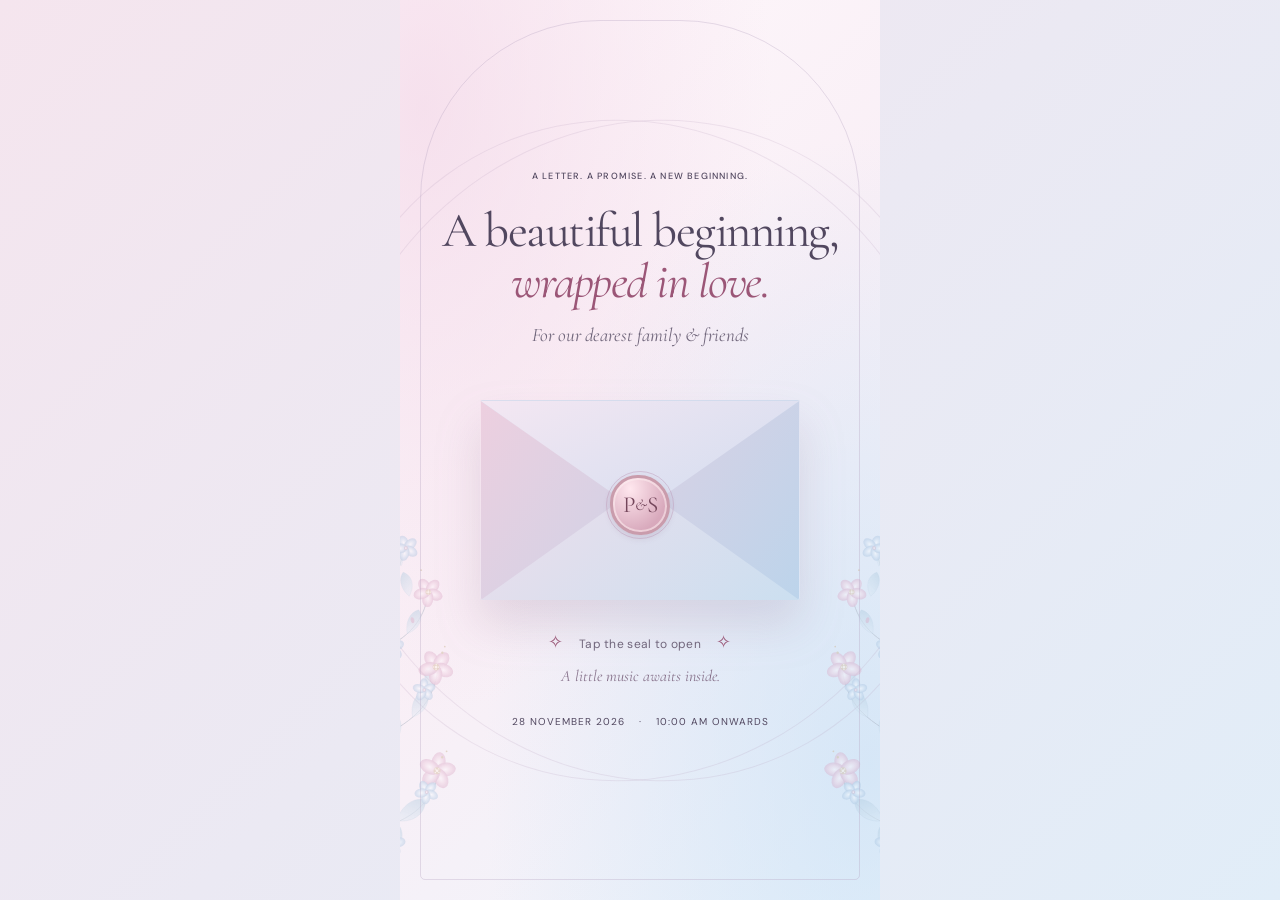
<file: index.html>
<!doctype html>
<html lang="en">
<head>
  <meta charset="utf-8"/>
  <meta name="viewport" content="width=device-width, initial-scale=1, viewport-fit=cover"/>
  <meta name="theme-color" content="#f7e9f1"/>
  <meta name="description" content="Together with our families, join us for the engagement of Piyush Kaushik and Samridhi Sharma. 28 November 2026, 10:00 AM onwards · The Cove, Panchkula."/>
  <meta property="og:title" content="Piyush & Samridhi | A beautiful beginning"/>
  <meta property="og:description" content="You're invited! 28 November 2026 · 10:00 AM onwards · The Cove, Sector 5, Panchkula."/>
  <meta property="og:type" content="website"/>
  <title>Piyush &amp; Samridhi · You're invited</title>
  <link rel="icon" type="image/svg+xml" href="assets/monogram.svg"/>
  <link rel="stylesheet" href="experience.css?v=illustrated-7"/>
  <link rel="stylesheet" href="mobile.css?v=illustrated-7"/>
  <link rel="stylesheet" href="storybook.css?v=nav-focus-7"/>
  <script>document.documentElement.classList.add('js');document.documentElement.dataset.motion='on';</script>
  <script src="experience.js?v=nav-focus-7" defer></script>
</head>
<body>
  <a class="skip-link" href="#celebration" data-chapter="3">Skip to ceremony details</a>

  <section class="envelope-screen" id="envelope-screen" aria-labelledby="envelope-title">
    <div class="envelope-orbit orbit-one" aria-hidden="true"></div>
    <div class="envelope-orbit orbit-two" aria-hidden="true"></div>
    <img class="envelope-bouquet bouquet-left" src="assets/blossom-spray.svg" alt="" width="260" height="640"/>
    <img class="envelope-bouquet bouquet-right" src="assets/blossom-spray.svg" alt="" width="260" height="640"/>
    <div class="envelope-petals" aria-hidden="true"><span></span><span></span><span></span><span></span><span></span><span></span></div>
    <div class="reveal-glow" aria-hidden="true"></div>
    <p class="eyebrow">A letter. A promise. A new beginning.</p>
    <h1 id="envelope-title">A beautiful beginning,<br/><em>wrapped in love.</em></h1>
    <p class="guest-line" id="guest-line">For our dearest family &amp; friends</p>
    <button class="envelope" id="open-envelope" aria-label="Open Piyush and Samridhi's engagement invitation">
      <span class="envelope-paper" aria-hidden="true">
        <span class="paper-topline">A LITTLE NOTE FROM OUR HEARTS</span>
        <span class="paper-portrait"><img src="assets/piyush-illustration.svg" alt="" width="200" height="500"/><img src="assets/samridhi-illustration.svg" alt="" width="200" height="500"/></span>
        <span class="paper-names">Piyush <i>&amp;</i> Samridhi</span>
        <span class="paper-promise">Some beginnings are meant to be shared.</span>
        <span class="paper-date">28 NOVEMBER 2026 · 10:00 AM ONWARDS</span>
      </span>
      <span class="envelope-back" aria-hidden="true"></span>
      <span class="envelope-front" aria-hidden="true"></span>
      <span class="envelope-flap" aria-hidden="true"></span>
      <span class="wax-seal" aria-hidden="true">P<span>&amp;</span>S</span>
    </button>
    <p class="open-hint"><span aria-hidden="true">✧</span> Tap the seal to open <span aria-hidden="true">✧</span></p>
    <p class="music-note">A little music awaits inside.</p>
    <p class="envelope-date">28 NOVEMBER 2026 <span>·</span> 10:00 AM ONWARDS</p>
    <div class="opening-sparkles" aria-hidden="true"><span>✧</span><span>✦</span><span>✧</span><span>✦</span><span>✧</span><span>✧</span></div>
  </section>

  <main class="invitation" id="invitation">
    <div class="story" id="story">
      <div class="story-scroll" id="story-scroll" tabindex="0" role="region" aria-label="Engagement invitation. Swipe up for the next chapter, or use the chapter buttons.">
      <div class="story-track">
      <div class="story-stage" id="story-stage">
        <div class="world" aria-hidden="true">
          <div class="world-glow"></div>
          <div class="world-halo halo-one"></div><div class="world-halo halo-two"></div>
          <div class="world-garden"></div>
          <img class="world-branch branch-left" src="assets/blossom-spray.svg" alt="" width="260" height="640"/>
          <img class="world-branch branch-right" src="assets/blossom-spray.svg" alt="" width="260" height="640"/>
          <div class="butterflies">
            <svg class="butterfly butterfly-one" viewBox="0 0 80 60"><g class="wing wing-left"><path d="M40 29C9-12-9 9 7 28c-14 14 8 34 33 4" fill="#c79ab8"/><path d="M36 28 12 12m25 20L15 42" stroke="#fff9fc" stroke-width="1.2"/></g><g class="wing wing-right"><path d="M40 29C71-12 89 9 73 28c14 14-8 34-33 4" fill="#93b7d4"/><path d="m44 28 24-16M43 32l22 10" stroke="#fff9fc" stroke-width="1.2"/></g><path d="M40 21v20m0-18-6-6m6 6 6-6" stroke="#86728e" stroke-width="2" fill="none"/></svg>
            <svg class="butterfly butterfly-two" viewBox="0 0 80 60"><g class="wing wing-left"><path d="M40 29C9-12-9 9 7 28c-14 14 8 34 33 4" fill="#b1cbe0"/><path d="M36 28 12 12m25 20L15 42" stroke="#fff9fc" stroke-width="1.2"/></g><g class="wing wing-right"><path d="M40 29C71-12 89 9 73 28c14 14-8 34-33 4" fill="#d6aec8"/><path d="m44 28 24-16M43 32l22 10" stroke="#fff9fc" stroke-width="1.2"/></g><path d="M40 21v20m0-18-6-6m6 6 6-6" stroke="#86728e" stroke-width="2" fill="none"/></svg>
          </div>
          <div class="floating-petals"><span></span><span></span><span></span><span></span><span></span><span></span><span></span><span></span></div>
        </div>
        <header class="site-header">
          <a class="wordmark" href="#home" data-chapter="0" aria-label="Back to the beginning">P<i>&amp;</i>S</a>
          <span class="header-date">28 · 11 · 2026</span>
          <button class="header-details" data-chapter="3">When &amp; where <span aria-hidden="true">↗</span></button>
        </header>

        <div class="scene-stack">
          <section class="scene is-active" id="home" data-scene aria-labelledby="couple-names">
            <div class="scene-content couple-content">
              <p class="eyebrow scene-kicker">01 / The beginning of forever</p>
              <p class="intro-line">Together with our families, we invite you to our engagement</p>
              <div class="interlocking-rings" aria-hidden="true"><span></span><span></span><i>✦</i></div>
              <h1 class="couple-names" id="couple-names" tabindex="-1"><span>Piyush</span><i>&amp;</i><span>Samridhi</span></h1>
              <p class="script-line">A promise of forever.</p>
              <p class="date-line"><span>Saturday, 28 November 2026</span><span>10:00 AM onwards · Panchkula</span></p>
              <button class="continue-button" data-chapter="1">Let the story unfold <span aria-hidden="true">↓</span></button>
            </div>
          </section>

          <section class="scene" id="together" data-scene aria-labelledby="together-title">
            <div class="scene-content together-content">
              <p class="eyebrow scene-kicker">02 / A little glimpse of us</p>
              <h2 id="together-title" tabindex="-1">Two paths.<br/><em>One promise.</em></h2>
              <button class="couple-portrait" id="replay-reunion" aria-label="Replay Piyush and Samridhi's illustrated reunion">
                <svg class="portrait-arch" viewBox="0 0 310 330" aria-hidden="true"><path d="M30 310V145a125 125 0 0 1 250 0v165" stroke="#c6adca"/><path class="promise-thread" d="M35 285C-10 210 86 205 105 254s76 52 95-2 112-49 75 32" stroke="#bb829f" pathLength="1"/><circle cx="31" cy="143" r="4" fill="#fff9fd"/><circle cx="279" cy="143" r="4" fill="#fff9fd"/></svg>
                <span class="portrait-person portrait-piyush"><span class="portrait-pose"><img src="assets/piyush-illustration.svg" alt="Piyush, illustrated with glasses, swept dark hair, a beard and a blue-grey suit." width="200" height="500"/></span></span>
                <span class="portrait-person portrait-samridhi"><span class="portrait-pose"><img src="assets/samridhi-illustration.svg" alt="Samridhi, illustrated with glasses, long dark hair, an aqua sari and gold details." width="200" height="500"/></span></span>
                <span class="portrait-heart" aria-hidden="true">♡</span>
                <span class="portrait-replay-hint">Tap us to replay our little moment</span>
              </button>
              <p class="portrait-caption">A little bit of us.<br/>A whole lot of forever.</p>
              <button class="continue-button" data-chapter="2">And the families behind our smiles <span aria-hidden="true">↓</span></button>
            </div>
          </section>

          <section class="scene" id="families" data-scene aria-labelledby="families-title">
            <div class="scene-content families-content">
              <p class="eyebrow scene-kicker">03 / With love &amp; blessings</p>
              <h2 id="families-title" tabindex="-1">Two families.<br/><em>One forever.</em></h2>
              <p class="scene-description">Some moments are sweeter when shared with you.</p>
              <div class="family-pair">
                <div><h3>Piyush Kaushik</h3><p>Son of</p><strong>Satish Kaushik &amp; Urmila Kaushik</strong></div>
                <span class="family-amp" aria-hidden="true">&amp;</span>
                <div><h3>Samridhi Sharma</h3><p>Daughter of</p><strong>Rajneesh Sharma &amp; Poonam Sharma</strong></div>
              </div>
              <button class="continue-button" data-chapter="3">A date with destiny <span aria-hidden="true">↓</span></button>
            </div>
          </section>

          <section class="scene" id="celebration" data-scene aria-labelledby="celebration-title">
            <div class="scene-content celebration-content">
              <p class="eyebrow scene-kicker">04 / You're a part of our story</p>
              <h2 id="celebration-title" tabindex="-1">Meet us at<br/><em>our beginning.</em></h2>
              <div class="occasion-details">
                <div class="date-emblem"><span>NOV</span><strong>28</strong><span>SATURDAY · 2026</span></div>
                <div class="venue-details"><p class="eyebrow">The engagement</p><h3>The Cove</h3><p>Sector 5, Panchkula<br/>Haryana, India</p></div>
              </div>
              <div class="occasion-actions">
                <a class="button button-gold" href="https://maps.app.goo.gl/BYGhpzSYVJ5wRxBEA" target="_blank" rel="noopener noreferrer">Find the venue <span aria-hidden="true">↗</span></a>
                <button class="button button-outline" data-calendar aria-haspopup="dialog" aria-controls="calendar-dialog">Add to calendar <span aria-hidden="true">＋</span></button>
              </div>
              <p class="time-note"><time datetime="2026-11-28T10:00:00+05:30">10:00 AM onwards</time><span>India Standard Time</span></p>
              <div class="countdown-section" id="countdown-section">
                <p id="countdown-caption">Until our celebration begins</p>
                <div class="countdown" id="countdown" role="timer" aria-label="Countdown to 10:00 AM on 28 November 2026 in India Standard Time">
                  <div><strong id="days">00</strong><span>DAYS</span></div><i aria-hidden="true">:</i>
                  <div><strong id="hours">00</strong><span>HOURS</span></div><i aria-hidden="true">:</i>
                  <div><strong id="minutes">00</strong><span>MINUTES</span></div><i aria-hidden="true">:</i>
                  <div><strong id="seconds">00</strong><span>SECONDS</span></div>
                </div>
                <span class="timezone">INDIA STANDARD TIME</span>
              </div>
            </div>
          </section>

          <section class="scene" id="with-love" data-scene aria-labelledby="closing-title">
            <div class="scene-content closing-content">
              <p class="eyebrow scene-kicker">05 / The best part is having you there</p>
              <button class="love-mark" id="shower-petals" aria-label="Celebrate with a shower of petals" title="Celebrate with a shower of petals">♡<span>Tap for a little magic</span></button>
              <h2 id="closing-title" tabindex="-1">A little celebration.<br/><em>A lifetime of love.</em></h2>
              <p class="scene-description">Your presence &amp; blessings will make this day truly ours.</p>
              <div class="memory-actions">
                <button class="film-button" id="watch-film"><span class="play-icon" aria-hidden="true">▶</span><span>Our invitation<small>WATCH THE FILM · 0:26</small></span></button>
                <a class="keepsake-button" href="assets/our-keepsake.png" download="Piyush-and-Samridhi-keepsake.png"><span class="keepsake-icon" aria-hidden="true">♡</span><span>Our keepsake<small>SAVE THE ILLUSTRATED CARD</small></span></a>
              </div>
              <noscript><p><a href="assets/invitation.mp4?v=friends-20261018">Watch the invitation video</a></p></noscript>
              <p class="family-signoff">With love, the Kaushik &amp; Sharma families</p>
              <p class="hashtag">#PiyushSamridhiForever</p>
              <div class="closing-actions"><button class="text-button" id="replay-envelope">Open the envelope again ↺</button></div>
            </div>
          </section>
        </div>

        <nav class="chapter-navigation" aria-label="Invitation chapters">
          <div class="chapter-meta"><span id="chapter-number">01</span><span class="chapter-rule" aria-hidden="true"></span><span id="chapter-label">The beginning</span></div>
          <div class="chapter-dots">
            <button data-chapter="0" aria-label="Chapter 1: The beginning" aria-current="step"><span></span></button>
            <button data-chapter="1" aria-label="Chapter 2: A glimpse of us"><span></span></button>
            <button data-chapter="2" aria-label="Chapter 3: Our families"><span></span></button>
            <button data-chapter="3" aria-label="Chapter 4: The celebration"><span></span></button>
            <button data-chapter="4" aria-label="Chapter 5: With love"><span></span></button>
          </div>
          <button class="next-chapter" id="next-chapter" aria-label="Next chapter"><span id="next-label">Swipe up to unfold</span><span class="scroll-arrow" aria-hidden="true">↓</span></button>
        </nav>
        <div class="reading-progress" aria-hidden="true"></div>
      </div>
      <span class="story-stop" style="--stop:0" aria-hidden="true"></span>
      <span class="story-stop" style="--stop:1" aria-hidden="true"></span>
      <span class="story-stop" style="--stop:2" aria-hidden="true"></span>
      <span class="story-stop" style="--stop:3" aria-hidden="true"></span>
      <span class="story-stop" style="--stop:4" aria-hidden="true"></span>
      </div>
      </div>
    </div>
  </main>

  <dialog class="calendar-sheet" id="calendar-dialog" aria-labelledby="calendar-title" aria-describedby="calendar-help">
    <div class="sheet-handle" aria-hidden="true"></div>
    <div class="calendar-heading"><div><p class="eyebrow">Keep a little space for us</p><h2 id="calendar-title">Save our date.</h2></div><button class="icon-button" id="close-calendar" aria-label="Close calendar options">×</button></div>
    <p class="calendar-summary">Piyush &amp; Samridhi<br/><strong>28 November 2026 · 10:00 AM onwards, IST<br/>The Cove, Panchkula</strong></p>
    <div class="calendar-options">
      <a id="google-calendar" target="_blank" rel="noopener noreferrer"><span class="calendar-symbol google-symbol" aria-hidden="true">28</span><span>Google Calendar<small>Open a prefilled event, then tap Save</small></span><span aria-hidden="true">↗</span></a>
      <a id="outlook-calendar" target="_blank" rel="noopener noreferrer"><span class="calendar-symbol outlook-symbol" aria-hidden="true">O</span><span>Outlook<small>Open a prefilled event, then tap Save</small></span><span aria-hidden="true">↗</span></a>
      <a href="assets/engagement.ics" type="text/calendar"><span class="calendar-symbol apple-symbol" aria-hidden="true">＋</span><span>Apple Calendar / iPhone<small>Open the calendar file, then confirm Add</small></span><span aria-hidden="true">↗</span></a>
    </div>
    <p id="calendar-help">Starts at 10:00 AM, India Standard Time. No end time has been set; adjust the duration if your calendar asks. Apple Calendar opens a calendar file and some browsers download it first.</p>
    <button class="text-button calendar-download" id="download-calendar">Download a calendar file instead</button>
  </dialog>

  <dialog class="film-dialog" id="film-dialog" aria-labelledby="film-title">
    <div class="film-dialog-header"><h2 id="film-title">Our engagement invitation</h2><button class="icon-button close-film" id="close-film" aria-label="Close invitation video">×</button></div>
    <video id="invitation-video" controls playsinline preload="none" poster="assets/video-poster.jpg?v=friends-20261018"><source src="assets/invitation.mp4?v=friends-20261018" type="video/mp4"/>Your browser cannot play this video. <a href="assets/invitation.mp4?v=friends-20261018">Download the invitation</a>.</video>
    <p>Piyush &amp; Samridhi · 28 November 2026 · 10:00 AM onwards</p>
  </dialog>
  <audio id="background-music" loop preload="none" src="assets/music.m4a"></audio>
  <div class="toast" id="toast" role="status" aria-live="polite"></div>
  <div class="petal-shower" id="petal-shower" aria-hidden="true"></div>
</body>
</html>
</file>
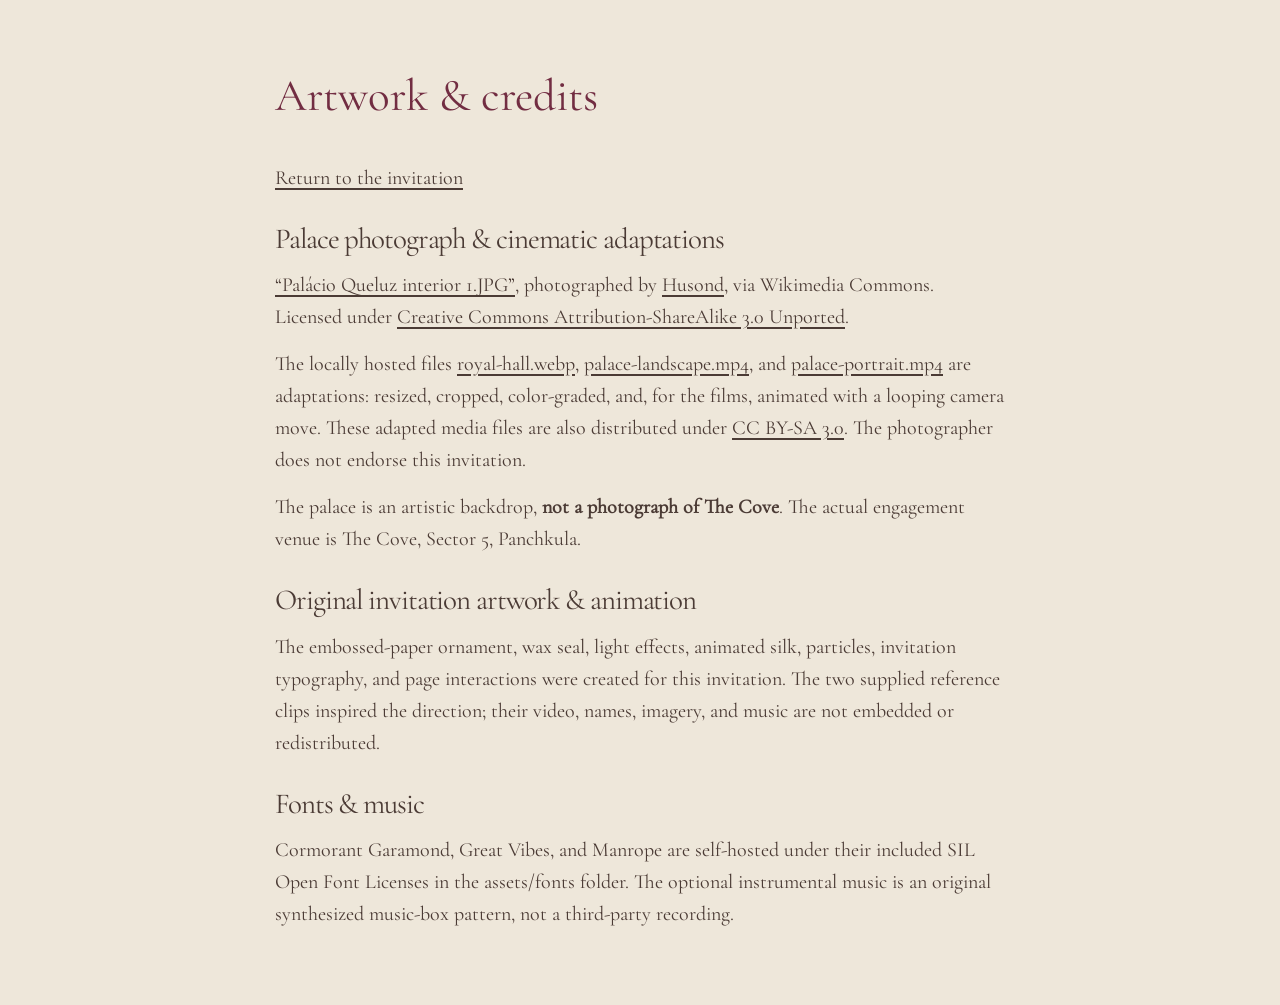
<file: credits.html>
<!doctype html>
<html lang="en">
<head><meta charset="utf-8"><meta name="viewport" content="width=device-width,initial-scale=1"><title>Invitation artwork &amp; credits</title><link rel="stylesheet" href="cinematic.css"><style>body{padding:60px 25px;max-width:780px;margin:auto;line-height:1.6}h1{font-size:45px;color:#722d42;margin-bottom:30px}h2{font-size:29px;margin:30px 0 12px}p{font-size:20px;margin:15px 0}a{text-decoration:underline;text-underline-offset:4px}</style></head>
<body><h1>Artwork &amp; credits</h1><p><a href="index.html">Return to the invitation</a></p>
<h2>Palace photograph &amp; cinematic adaptations</h2><p><a href="https://commons.wikimedia.org/wiki/File:Pal%C3%A1cio_Queluz_interior_1.JPG">“Palácio Queluz interior 1.JPG”</a>, photographed by <a href="https://commons.wikimedia.org/wiki/User:Husond">Husond</a>, via Wikimedia Commons. Licensed under <a href="https://creativecommons.org/licenses/by-sa/3.0/">Creative Commons Attribution-ShareAlike 3.0 Unported</a>.</p>
<p>The locally hosted files <a href="assets/royal-hall.webp">royal-hall.webp</a>, <a href="assets/palace-landscape.mp4">palace-landscape.mp4</a>, and <a href="assets/palace-portrait.mp4">palace-portrait.mp4</a> are adaptations: resized, cropped, color-graded, and, for the films, animated with a looping camera move. These adapted media files are also distributed under <a href="https://creativecommons.org/licenses/by-sa/3.0/">CC BY-SA 3.0</a>. The photographer does not endorse this invitation.</p>
<p>The palace is an artistic backdrop, <strong>not a photograph of The Cove</strong>. The actual engagement venue is The Cove, Sector 5, Panchkula.</p>
<h2>Original invitation artwork &amp; animation</h2><p>The embossed-paper ornament, wax seal, light effects, animated silk, particles, invitation typography, and page interactions were created for this invitation. The two supplied reference clips inspired the direction; their video, names, imagery, and music are not embedded or redistributed.</p>
<h2>Fonts &amp; music</h2><p>Cormorant Garamond, Great Vibes, and Manrope are self-hosted under their included SIL Open Font Licenses in the assets/fonts folder. The optional instrumental music is an original synthesized music-box pattern, not a third-party recording.</p></body>
</html>
</file>
<file: experience.css>
@import url('https://fonts.googleapis.com/css2?family=Cormorant+Garamond:ital,wght@0,400;0,500;0,600;1,400;1,500&family=DM+Sans:wght@400;500;600&display=swap');

:root{--night:#fcf6fa;--ink:#51475f;--ivory:#51475f;--gold:#9b5677;--soft:#71677c;--rose:#e8bfd2;--blue:#c8deef;--blue-ink:#526f8f;--serif:"Cormorant Garamond",Georgia,serif;--sans:"DM Sans",Arial,sans-serif;--ease:cubic-bezier(.16,1,.3,1)}
*{box-sizing:border-box}
html{scroll-behavior:smooth;scrollbar-gutter:stable}
body{margin:0;background:var(--night);color:var(--ivory);font:400 14px/1.65 var(--sans);-webkit-font-smoothing:antialiased}
body.locked{overflow:hidden}
button,a{-webkit-tap-highlight-color:transparent}
button{font:inherit;color:inherit;cursor:pointer}
button:disabled{cursor:wait}
a{color:inherit}
button:focus-visible,a:focus-visible,video:focus-visible{outline:2px solid var(--gold);outline-offset:5px}
h1,h2,h3,p{margin:0}
h2{font:400 clamp(54px,6.3vw,96px)/.98 var(--serif);letter-spacing:-2px}
h2 em{font-weight:400;color:var(--gold)}
svg{width:18px;height:18px;fill:none;stroke:currentColor;stroke-width:1.5;stroke-linecap:round;stroke-linejoin:round;flex-shrink:0}
.eyebrow{font:500 10px/1.7 var(--sans);letter-spacing:3px;text-transform:uppercase}
.skip-link{position:fixed;top:-80px;left:15px;z-index:80;background:var(--ivory);color:var(--night);padding:12px 20px}
.skip-link:focus{top:15px}
.js:not(.is-open) .skip-link{display:none}
.js:not(.is-open) .invitation{visibility:hidden}
.story{position:relative}
.story-stage{position:relative;isolation:isolate;background:var(--night)}
.js .story{height:calc(100svh + var(--scroll-span,330svh))}
.js .story-stage{position:sticky;top:0;height:100svh;overflow:hidden}
.world{position:absolute;inset:0;overflow:hidden;pointer-events:none;z-index:-1;background:radial-gradient(ellipse at 6% 12%,#f1cddd99,transparent 51%),radial-gradient(ellipse at 94% 55%,#c7def299,transparent 55%),linear-gradient(145deg,#fff9fc,#f5ecf6 42%,#edf5fb 78%,#fbeef3)}
.world::after{content:"";position:absolute;inset:0;box-shadow:inset 0 0 130px #fffaf766;background:radial-gradient(ellipse at 50% 42%,#fffafc99,transparent 62%)}
.world-glow{position:absolute;inset:-30%;background:radial-gradient(ellipse at 55% 30%,#fffdf6cc,transparent 44%);transform:translate3d(calc(var(--world-shift,0px) * -.3),0,0)}
.world-halo{position:absolute;left:50%;top:45%;width:min(76vw,840px);aspect-ratio:1;border:1px solid #ba92b233;border-radius:50%;transform:translate(-50%,-50%) rotate(var(--world-turn,0deg))}
.world-halo::before,.world-halo::after{content:"";position:absolute;width:8px;height:8px;border:1px solid #c0abc588;border-radius:50%;background:#fffcff;box-shadow:0 0 12px #abbdde44;top:14%;left:14%}
.world-halo::after{top:auto;left:auto;bottom:14%;right:14%;width:5px;height:5px}
.halo-two{width:min(90vw,1060px);border-style:dashed;border-color:#8fb1d42b;transform:translate(-50%,-50%) rotate(calc(var(--world-turn,0deg) * -1))}
.world-garden{position:absolute;width:120%;height:47%;bottom:-5%;left:-10%;background:url("assets/daydream-garden.svg") center 54%/cover no-repeat;opacity:.65;mask-image:linear-gradient(transparent,#000 45%,#000 65%,transparent);transform:translate3d(0,var(--world-shift,0px),0) scale(var(--garden-scale,1))}
.world-branch{position:absolute;height:82%;width:24%;object-fit:contain;opacity:.62;top:11%;transform-origin:bottom center}
.branch-left{left:-3%;transform:translateY(calc(var(--world-shift,0px) * -.7)) rotate(-15deg)}
.branch-right{right:-3%;transform:translateY(calc(var(--world-shift,0px) * .6)) scaleX(-1) rotate(-15deg)}
.floating-petals{position:absolute;inset:0;overflow:hidden}
.floating-petals span{position:absolute;top:-15%;left:var(--left);width:12px;height:20px;background:linear-gradient(145deg,#e4b2cb99,#c89cbd77);border-radius:80% 10% 80% 10%;opacity:0}
.floating-petals span:nth-child(even){background:linear-gradient(145deg,#b4cfe799,#86abc877)}
.floating-petals span:nth-child(1){--left:8%;--delay:-3s;--duration:13s}.floating-petals span:nth-child(2){--left:22%;--delay:-8s;--duration:16s}.floating-petals span:nth-child(3){--left:35%;--delay:-1s;--duration:12s}.floating-petals span:nth-child(4){--left:48%;--delay:-11s;--duration:18s}.floating-petals span:nth-child(5){--left:62%;--delay:-6s;--duration:14s}.floating-petals span:nth-child(6){--left:75%;--delay:-13s;--duration:17s}.floating-petals span:nth-child(7){--left:86%;--delay:-4s;--duration:15s}.floating-petals span:nth-child(8){--left:95%;--delay:-9s;--duration:19s}
.site-header{position:absolute;top:0;left:0;width:100%;height:98px;padding:0 48px;display:flex;align-items:center;justify-content:space-between;gap:15px;z-index:10}
.wordmark{font:400 34px var(--serif);text-decoration:none;letter-spacing:-1px}
.wordmark i{color:var(--gold);font-size:24px;margin:0 3px}
.header-date{position:absolute;left:50%;transform:translateX(-50%);font-size:10px;letter-spacing:3px;color:var(--soft)}
.header-note{font-size:9px;letter-spacing:2px;text-transform:uppercase;color:var(--blue-ink)}
.scene-stack{position:relative}
.scene{text-align:center;padding:125px 30px 140px;min-height:100svh;display:flex;justify-content:center;align-items:center}
.js .scene-stack{position:absolute;inset:0}
.js .scene{position:absolute;inset:0;min-height:0;opacity:var(--scene-opacity,0);transform:translate3d(0,var(--scene-y,0px),0) scale(var(--scene-scale,1));pointer-events:none}
.js .scene.is-active{pointer-events:auto}
.scene-content{position:relative;width:100%;max-width:1080px}
.scene-content h1:focus,.scene-content h2:focus{outline:none}
.scene-kicker{color:var(--gold);margin-bottom:24px}
.intro-line{font-size:12px;letter-spacing:.3px;color:var(--soft)}
.interlocking-rings{height:62px;width:115px;margin:27px auto 13px;position:relative}
.interlocking-rings>span{position:absolute;top:4px;width:56px;height:56px;border:1.5px solid #b58b70;border-radius:50%;box-shadow:inset 0 0 0 3px #fff9fb88,0 2px 12px #b48ca51a}
.interlocking-rings>span:first-child{left:9px;rotate:-22deg}.interlocking-rings>span:nth-child(2){right:9px;rotate:22deg}
.interlocking-rings>i{position:absolute;right:15px;top:-14px;font:25px var(--serif);color:var(--gold)}
.couple-names{display:flex;align-items:center;justify-content:center;gap:22px;font:400 clamp(88px,10vw,157px)/.92 var(--serif);letter-spacing:-5px}
.couple-names i{font-size:.65em;color:var(--gold);font-weight:400}
.couple-names>span:first-child{color:var(--blue-ink)}
.couple-names>span:last-child{color:#9a5574}
.script-line{font:italic 29px/1.3 var(--serif);color:#8b6381;margin-top:25px}
.date-line{font-size:9px;letter-spacing:2.3px;margin-top:24px;color:var(--soft)}
.date-line>span{padding:0 12px;color:var(--gold)}
.continue-button{border:0;background:none;padding:10px 15px;min-height:44px;color:var(--gold);font-size:11px;letter-spacing:.6px;margin-top:23px;display:inline-flex;gap:18px;align-items:center}
.scene-description{font-size:13px;color:var(--soft);max-width:440px;margin:25px auto 0}
.family-pair{display:grid;grid-template-columns:1fr 60px 1fr;gap:20px;max-width:740px;margin:37px auto 0;align-items:center}
.family-pair h3{font:400 31px/1.2 var(--serif);margin-bottom:15px}
.family-pair p{font-size:10px;color:var(--soft);margin-bottom:6px}
.family-pair strong{font-size:12px;line-height:1.9;font-weight:400;color:#65596f}
.family-pair>div:first-child h3{color:var(--blue-ink)}.family-pair>div:last-child h3{color:var(--gold)}
.family-amp{font:italic 48px var(--serif);color:var(--gold)}
.occasion-details{display:flex;align-items:center;justify-content:center;gap:34px;margin:25px auto}
.date-emblem{width:115px;height:135px;border:1px solid #ba8da699;border-radius:70px 70px 0 0;display:flex;flex-direction:column;align-items:center;justify-content:center;background:linear-gradient(145deg,#fff8fcaa,#e8f2fbaa);box-shadow:0 7px 24px #947b9b0d}
.date-emblem>span{font-size:8px;letter-spacing:2px}.date-emblem>span:last-child{font-size:7px;letter-spacing:1px}
.date-emblem strong{font:400 65px/.95 var(--serif);margin:5px 0 9px;color:var(--gold)}
.venue-details{text-align:left}
.venue-details .eyebrow{font-size:8px;letter-spacing:2px;color:var(--soft)}
.venue-details h3{font:400 44px/1.2 var(--serif);margin:4px 0 6px}
.venue-details>p:last-child{font-size:12px;color:var(--soft)}
.occasion-actions{display:flex;gap:12px;justify-content:center}
.button{display:inline-flex;align-items:center;justify-content:center;gap:18px;min-height:47px;padding:11px 21px;font-size:11px;text-decoration:none;border:1px solid var(--gold);border-radius:25px;transition:background .3s,transform .4s var(--ease),box-shadow .4s}
.button:hover{transform:translateY(-3px)}
.button-gold{background:linear-gradient(120deg,#a56989,#865875);color:#fff9fd;box-shadow:0 7px 20px #985c7d22}.button-gold:hover{background:#885572;box-shadow:0 9px 24px #985c7d33}
.button-outline{background:#fff9fd55;color:var(--ivory);border-color:#9cafc6}.button-outline:hover{background:#dfebf7aa}
.time-note{font-size:9px;color:var(--soft);margin-top:10px}
.countdown-section{margin-top:20px}
.countdown-section>p{font:italic 15px var(--serif);color:#8b6381}
.countdown{display:flex;align-items:flex-start;justify-content:center;gap:14px;margin:10px auto 6px;font-variant-numeric:tabular-nums}
.countdown>div{display:flex;flex-direction:column;gap:3px;min-width:37px}
.countdown strong{font:400 30px/1 var(--serif)}.countdown span{font-size:6px;letter-spacing:1.5px}
.countdown>i{font:400 22px/1 var(--serif);color:#a186a9}
.timezone{font-size:6px;letter-spacing:1.7px;color:var(--soft)}
.love-mark{position:relative;display:block;min-width:64px;min-height:44px;padding:0;border:0;background:none;font:400 62px/.7 var(--serif);color:var(--gold);margin:30px auto}
.love-mark>span{position:absolute;top:calc(100% + 5px);left:50%;transform:translateX(-50%);width:max-content;font:400 7px/1.2 var(--sans);letter-spacing:1.4px;text-transform:uppercase;color:var(--soft)}
.closing-content h2{font-size:clamp(49px,6vw,87px)}
.film-button{display:inline-flex;align-items:center;gap:17px;text-align:left;padding:8px 14px;min-height:64px;background:none;border:0;margin-top:25px}
.play-icon{position:relative;display:grid;place-items:center;width:52px;height:52px;border:1px solid #b780a0;border-radius:50%;color:var(--gold);background:#fff9fc66;font-size:12px;padding-left:3px}
.play-icon::after{content:"";position:absolute;inset:-7px;border:1px solid #bca9d266;border-radius:50%}
.film-button>span:last-child{font-size:13px}
.film-button small{display:block;font-size:7px;letter-spacing:1.6px;color:var(--soft);margin-top:5px}
.family-signoff{font-size:11px;color:var(--soft);margin-top:25px}
.hashtag{font:italic 18px var(--serif);color:var(--gold);margin-top:7px}
.closing-actions{display:flex;gap:25px;justify-content:center;margin-top:14px}
.text-button{font-size:10px;min-height:44px;padding:5px 0;background:none;border:0;text-decoration:underline;text-underline-offset:5px;color:var(--soft)}
.chapter-navigation{position:absolute;bottom:30px;left:48px;right:48px;display:flex;align-items:center;justify-content:space-between;gap:20px;z-index:10}
.chapter-meta{display:flex;align-items:center;gap:12px;font-size:10px;min-width:200px}
#chapter-number{font:italic 27px var(--serif);color:var(--gold)}
.chapter-rule{width:38px;height:1px;background:#b783a277}
#chapter-label{color:var(--soft);letter-spacing:.5px}
.chapter-dots{display:flex;align-items:center;gap:7px}
.chapter-dots>button{width:44px;height:44px;border:0;background:none;display:grid;place-items:center;padding:0}
.chapter-dots>button>span{width:6px;height:6px;border-radius:50%;background:#929db955;transition:transform .5s var(--ease),background .5s,box-shadow .5s}
.chapter-dots>button[aria-current=step]>span{background:var(--gold);transform:scale(1.35);box-shadow:0 0 0 6px #c497b624}
.next-chapter{min-width:200px;display:flex;gap:18px;justify-content:flex-end;align-items:center;min-height:44px;padding:0;background:none;border:0;font-size:10px;letter-spacing:.5px;color:var(--soft)}
.scroll-arrow{font-size:22px;color:var(--gold)}
.reading-progress{position:absolute;bottom:0;left:0;width:100%;height:2px;transform:scaleX(var(--story-progress,0));transform-origin:left;background:linear-gradient(90deg,#b289ae,#95bad9);z-index:12}
.envelope-screen{display:none}
.js .envelope-screen{position:fixed;inset:0;z-index:40;display:flex;flex-direction:column;align-items:center;justify-content:center;overflow:auto;padding:30px 20px;min-height:100%;background:radial-gradient(ellipse at 5% 12%,#f2d5e6aa,transparent 54%),radial-gradient(ellipse at 98% 85%,#c9e0f5aa,transparent 58%),linear-gradient(135deg,#fff9fc,#f9eff6 50%,#edf5fc);color:var(--ink);text-align:center;transition:opacity 1.1s ease,transform 1.3s var(--ease),visibility 0s 1.1s}
.envelope-screen[hidden]{display:none!important}
.envelope-screen::before{content:"";position:absolute;inset:20px;border:1px solid #b4a2bf55;border-radius:180px 180px 5px 5px;pointer-events:none}
.envelope-screen>.eyebrow{font-size:9px;letter-spacing:2.3px}
.envelope-screen>h1{font:400 clamp(39px,5.5vw,66px)/1.05 var(--serif);letter-spacing:-1.5px;margin:21px 0 16px}
.envelope-screen>h1 em{font-weight:400;color:var(--gold)}
.guest-line{font:italic 19px var(--serif);max-width:85%;overflow-wrap:anywhere;color:var(--soft)}
.envelope{position:relative;width:350px;max-width:85vw;height:220px;border:0;background:none;perspective:1100px;isolation:isolate;flex-shrink:0;margin:66px 0 30px;filter:drop-shadow(0 25px 22px #7d65842c);transition:transform .7s var(--ease)}
.envelope-back{position:absolute;inset:0;background:#bfd4e9;border-radius:3px}
.envelope-paper{position:absolute;inset:12px 16px 17px;background:#fffbfd;border:1px solid #d6bed1;display:flex;flex-direction:column;align-items:center;justify-content:center;gap:12px;z-index:1;transition:transform 1.2s var(--ease) .35s}
.paper-monogram{font:400 48px var(--serif)}.paper-monogram i{font-size:30px;color:var(--gold)}
.envelope-paper>span:last-child{font-size:8px;letter-spacing:3px}
.envelope-front{position:absolute;inset:0;background:linear-gradient(125deg,#edcfdf,#bcd4eb);clip-path:polygon(0 0,50% 55%,100% 0,100% 100%,0 100%);z-index:3;border-radius:2px}
.envelope-front::after{content:"";position:absolute;inset:0;background:linear-gradient(140deg,#f5deea,#cbdff0);clip-path:polygon(0 100%,50% 43%,100% 100%)}
.envelope-flap{position:absolute;inset:0;background:linear-gradient(155deg,#f4e7f2,#c5d9ef);clip-path:polygon(0 0,100% 0,50% 56%);transform-origin:top;transition:transform .9s cubic-bezier(.4,0,.2,1) .08s,z-index 0s .5s;z-index:4}
.wax-seal{position:absolute;top:calc(50% - 25px);left:calc(50% - 30px);width:60px;height:60px;border-radius:47% 53% 49% 51%;z-index:5;display:flex;align-items:center;justify-content:center;background:radial-gradient(ellipse at 32% 20%,#ffe7ee,#d8a9bc 72%);border:3px solid #c99cac;box-shadow:0 3px 7px #87668033,inset 0 0 0 2px #fff0f288;color:#74465b;font:400 23px var(--serif);transition:opacity .3s,transform .4s var(--ease)}
.wax-seal::after{content:"";position:absolute;inset:-7px;border:1px solid #b88eae66;border-radius:50%;pointer-events:none}
.wax-seal span{font-size:16px;font-style:italic}
.envelope:hover{transform:translateY(-5px) rotate(-1deg)}.envelope:hover .wax-seal{transform:scale(1.1)}
.envelope-orbit{position:absolute;width:min(90vw,620px);height:75%;max-height:740px;border:1px solid #b69aba33;border-radius:50%;z-index:-1;pointer-events:none}
.orbit-one{rotate:30deg}.orbit-two{rotate:-30deg}
.open-hint{font-size:10px;letter-spacing:1.3px;color:var(--soft)}
.open-hint>span{font-size:18px;color:var(--gold);padding:0 12px}
.music-note{font:italic 14px var(--serif);color:#87728b;margin-top:7px}
.envelope-date{font-size:8px;letter-spacing:2px;margin-top:33px}.envelope-date>span{padding:0 10px}
.envelope-screen>.eyebrow,.envelope-screen>h1,.guest-line,.open-hint,.envelope-date,.music-note{transition:opacity .5s,translate .7s var(--ease)}
.envelope-screen.opening>.eyebrow,.envelope-screen.opening>h1,.envelope-screen.opening>.guest-line,.envelope-screen.opening>.open-hint,.envelope-screen.opening>.envelope-date,.envelope-screen.opening>.music-note{opacity:0;translate:0 -12px}
.envelope-screen.opening .wax-seal{opacity:0;transform:scale(.5) rotate(-15deg)}
.envelope-screen.opening .envelope-flap{transform:rotateX(180deg);z-index:0}
.envelope-screen.opening .envelope-paper{transform:translateY(-120px) rotate(-3deg)}
.envelope-screen.departing{opacity:0;transform:scale(1.1);visibility:hidden;pointer-events:none}
.film-dialog{background:#fff7fc;color:var(--ink);border:1px solid #c3afca;border-radius:12px;padding:15px;width:min(430px,calc(100% - 28px));max-height:90dvh}
.film-dialog::backdrop{background:#554963bb;backdrop-filter:blur(6px)}
.film-dialog-header{display:flex;align-items:center;justify-content:space-between;gap:10px;margin-bottom:12px}
.film-dialog-header h2{font:500 22px var(--serif);letter-spacing:0}
.icon-button{background:none;border:1px solid #baabc7;min-height:44px;min-width:44px;border-radius:50%;font-size:25px}
.film-dialog video{display:block;width:100%;max-height:67dvh;background:#f0e7f1}
.film-dialog>p{text-align:center;font-size:10px;margin-top:12px}
.toast{position:fixed;bottom:115px;left:50%;transform:translate(-50%,15px);background:#fff9fd;color:var(--ink);font-size:12px;line-height:1.6;padding:12px 20px;border:1px solid #c6afca99;border-radius:12px;box-shadow:0 8px 30px #7c64831a;max-width:calc(100% - 30px);width:max-content;text-align:center;z-index:60;opacity:0;visibility:hidden;transition:opacity .3s,transform .4s var(--ease)}
.toast.visible{opacity:1;visibility:visible;transform:translate(-50%,0)}
.js.is-open[data-motion=on] .floating-petals span{animation:petal-flight var(--duration) linear var(--delay) infinite}
.js.is-open[data-motion=on] .world-branch{animation:leaf-sway 7s ease-in-out infinite alternate}
.js.is-open[data-motion=on] .branch-right{animation-delay:-4s}
.js.is-open[data-motion=on] .world-glow{animation:light-breathe 8s ease-in-out infinite alternate}
.js.is-open[data-motion=on] .scene.is-active .scene-kicker{animation:word-arrive 1s var(--ease) both}
.js.is-open[data-motion=on] .scene.is-active h2{animation:word-arrive 1.2s var(--ease) .1s both}
.js.is-open[data-motion=on] .scene.is-active .family-pair>div:first-child{animation:family-left 1.3s var(--ease) .2s both}
.js.is-open[data-motion=on] .scene.is-active .family-pair>div:last-child{animation:family-right 1.3s var(--ease) .35s both}
.js.is-open[data-motion=on] .scene.is-active .couple-names>span:first-child{animation:family-left 1.8s var(--ease) .2s both}
.js.is-open[data-motion=on] .scene.is-active .couple-names>span:last-child{animation:family-right 1.8s var(--ease) .5s both}
.js.is-open[data-motion=on] .interlocking-rings{animation:rings-hover 4s ease-in-out infinite}
.js.is-open[data-motion=on] .interlocking-rings>i{animation:star-turn 12s linear infinite}
.js.is-open[data-motion=on] .scroll-arrow,.js.is-open[data-motion=on] .continue-button>span{animation:scroll-nudge 1.8s ease-in-out infinite}
.js.is-open[data-motion=on] .scene.is-active .play-icon::after{animation:play-ripple 2.6s ease-out infinite}
.js.is-open[data-motion=on] .love-mark{animation:heart-breathe 3s ease-in-out infinite}
.js.is-open[data-motion=on] .film-dialog[open]{animation:word-arrive .6s var(--ease)}
.is-entering .world{animation:world-arrive 2s var(--ease) both}
.is-entering .site-header,.is-entering .chapter-navigation{animation:word-arrive 1.5s var(--ease) .4s both}
.motion-paused *,.motion-paused *::after{animation-play-state:paused!important}
html:not(.js) .site-header,html:not(.js) .chapter-navigation,html:not(.js) [data-chapter],html:not(.js) [data-calendar],html:not(.js) #watch-film,html:not(.js) #replay-envelope,html:not(.js) #countdown-section,html:not(.js) .love-mark{display:none}
.envelope-bouquet{position:absolute;width:min(26vw,250px);height:55%;object-fit:contain;bottom:0;pointer-events:none;opacity:.62;z-index:-1;transform-origin:bottom center;animation:bouquet-sway 7s ease-in-out infinite alternate}
.bouquet-left{left:-2%;rotate:-12deg}.bouquet-right{right:-2%;scale:-1 1;rotate:12deg;animation-delay:-3s}
.envelope-petals{position:absolute;inset:0;overflow:hidden;pointer-events:none;z-index:-1}
.envelope-petals>span{position:absolute;top:-10%;left:var(--left);width:10px;height:17px;border-radius:80% 10% 80% 10%;background:#d5aac588;opacity:0;animation:petal-flight var(--duration) linear var(--delay) infinite}
.envelope-petals>span:nth-child(even){background:#a8c9e388}
.envelope-petals>span:nth-child(1){--left:12%;--delay:-3s;--duration:15s}.envelope-petals>span:nth-child(2){--left:29%;--delay:-9s;--duration:19s}.envelope-petals>span:nth-child(3){--left:46%;--delay:-1s;--duration:16s}.envelope-petals>span:nth-child(4){--left:64%;--delay:-12s;--duration:20s}.envelope-petals>span:nth-child(5){--left:78%;--delay:-5s;--duration:17s}.envelope-petals>span:nth-child(6){--left:92%;--delay:-10s;--duration:21s}
.js .envelope{animation:envelope-float 5s ease-in-out infinite}
.js .envelope:disabled{animation-play-state:paused}
.envelope:not(:disabled) .wax-seal::after{animation:seal-glow 3s ease-out infinite}
.envelope-orbit{animation:orbit-breathe 9s ease-in-out infinite alternate}
.orbit-two{animation-delay:-5s}
.butterfly{position:absolute;width:54px;height:42px;stroke:none;opacity:.65}
.butterfly-one{left:11%;top:24%}.butterfly-two{right:10%;top:53%;width:44px}
.js.is-open .butterfly{animation:butterfly-wander 11s ease-in-out infinite alternate}
.js.is-open .butterfly-two{animation-delay:-6s;animation-duration:14s}
.wing{transform-box:fill-box}.wing-left{transform-origin:right center}.wing-right{transform-origin:left center}
.js.is-open .wing{animation:wing-flutter 1.4s ease-in-out infinite alternate}
.petal-shower{position:fixed;inset:0;overflow:hidden;pointer-events:none;z-index:30}
.petal-shower>span{position:absolute;top:-30px;left:var(--left);width:13px;height:22px;border-radius:80% 10% 80% 10%;background:linear-gradient(135deg,#ebc5d9,#c990b3);opacity:0;animation:celebration-petal 3.8s ease-in var(--delay) forwards}
.petal-shower>span:nth-child(even){background:linear-gradient(135deg,#c7dff3,#8bb0cf)}
.petal-shower>span:nth-child(3n){width:9px;height:15px}
@keyframes envelope-float{0%,100%{translate:0 0;rotate:-1deg}50%{translate:0 -11px;rotate:1deg}}
@keyframes seal-glow{0%{opacity:.6;scale:.95}100%{opacity:0;scale:1.7}}
@keyframes orbit-breathe{from{transform:scale(.97);opacity:.5}to{transform:scale(1.035);opacity:1}}
@keyframes bouquet-sway{from{transform:rotate(-2deg)}to{transform:rotate(3deg)}}
@keyframes butterfly-wander{0%{transform:translate3d(0,0,0) rotate(-15deg)}50%{transform:translate3d(20px,-28px,0) rotate(7deg)}100%{transform:translate3d(-9px,-8px,0) rotate(-4deg)}}
@keyframes wing-flutter{from{transform:scaleX(.35)}to{transform:scaleX(1)}}
@keyframes celebration-petal{10%,75%{opacity:.85}100%{opacity:0;transform:translate3d(var(--drift),110svh,0) rotate(430deg)}}
@keyframes petal-flight{0%{opacity:0;transform:translate3d(-30px,0,0) rotate(-15deg)}12%,80%{opacity:.65}100%{opacity:0;transform:translate3d(80px,125svh,0) rotate(300deg)}}
@keyframes leaf-sway{from{rotate:-3deg}to{rotate:3deg}}
@keyframes light-breathe{from{opacity:.35;scale:1}to{opacity:1;scale:1.15}}
@keyframes rings-hover{0%,100%{transform:translateY(0) rotate(-5deg)}50%{transform:translateY(-9px) rotate(5deg)}}
@keyframes star-turn{to{rotate:360deg}}
@keyframes word-arrive{from{opacity:0;transform:translateY(32px)}to{opacity:1;transform:translateY(0)}}
@keyframes family-left{from{opacity:0;transform:translateX(-60px) rotate(-3deg)}to{opacity:1;transform:none}}
@keyframes family-right{from{opacity:0;transform:translateX(60px) rotate(3deg)}to{opacity:1;transform:none}}
@keyframes scroll-nudge{0%,100%{transform:translateY(-3px)}50%{transform:translateY(6px)}}
@keyframes play-ripple{0%{opacity:.8;transform:scale(.95)}100%{opacity:0;transform:scale(1.6)}}
@keyframes heart-breathe{0%,100%{scale:1;opacity:.7}50%{scale:1.13;opacity:1}}
@keyframes world-arrive{from{opacity:0;scale:1.2}to{opacity:1;scale:1}}
@media(max-width:760px){
  .site-header{height:76px;padding:0 23px}.header-date{display:none}.wordmark{font-size:29px}.wordmark i{font-size:21px}
  .header-note{font-size:7px;letter-spacing:1.7px}
  .scene{padding:88px 23px 126px}.scene-kicker{font-size:8px;letter-spacing:2.1px;margin-bottom:20px}
  .intro-line{font-size:11px;max-width:255px;margin:auto;line-height:1.8}
  .couple-names{flex-direction:column;gap:0;font-size:clamp(76px,18vw,110px);letter-spacing:-3px}
  .couple-names i{font-size:48px;line-height:1.1;margin:4px 0}
  .interlocking-rings{margin:22px auto 18px;height:45px;width:85px}.interlocking-rings>span{width:42px;height:42px}.interlocking-rings>span:first-child{left:5px}.interlocking-rings>span:nth-child(2){right:5px}.interlocking-rings>i{right:5px;top:-12px;font-size:21px}
  .script-line{font-size:25px;margin-top:22px}.date-line{font-size:7px;letter-spacing:1.6px;line-height:2;margin-top:18px}.date-line>span{padding:0 5px}
  .continue-button{font-size:10px;margin-top:18px}
  h2{font-size:clamp(53px,12.5vw,75px);letter-spacing:-1.7px}
  .scene-description{font-size:11px;max-width:290px;margin-top:19px}
  .family-pair{grid-template-columns:1fr 22px 1fr;gap:8px;margin-top:28px}.family-pair h3{font-size:24px;margin-bottom:12px}.family-pair p{font-size:9px}.family-pair strong{font-size:10px}.family-amp{font-size:35px}
  .occasion-details{gap:26px;margin:24px auto}.date-emblem{width:98px;height:115px}.date-emblem strong{font-size:57px}.venue-details h3{font-size:37px}.venue-details>p:last-child{font-size:11px}
  .button{font-size:10px;padding:11px 17px;gap:13px}.occasion-actions{gap:10px}
  .closing-content h2{font-size:clamp(46px,10.7vw,70px)}.love-mark{font-size:52px;margin:24px auto}.closing-content .scene-description{max-width:270px}
  .film-button{margin-top:23px}.film-button>span:last-child{font-size:12px}.family-signoff{font-size:10px;margin-top:21px}.hashtag{font-size:17px}.closing-actions{gap:18px}.text-button{font-size:9px}
  .chapter-navigation{left:22px;right:22px;bottom:calc(22px + env(safe-area-inset-bottom));gap:10px;flex-wrap:wrap}
  .chapter-meta{min-width:0;gap:9px;order:1;flex:1;font-size:9px}.chapter-rule{width:23px}#chapter-number{font-size:24px}
  .chapter-dots{order:2;gap:0}.chapter-dots>button{width:38px}
  .next-chapter{order:3;width:100%;min-width:0;justify-content:center;gap:10px;min-height:33px;font-size:8px;letter-spacing:1.5px;text-transform:uppercase}
  .world-halo{width:110vw}.halo-two{width:150vw}.world-branch{width:43%;height:70%;top:18%;opacity:.45}.branch-left{left:-19%}.branch-right{right:-19%}
  .world-garden{width:200%;left:-50%;height:37%;opacity:.55}.floating-petals span{width:9px;height:15px}
  .butterfly{width:33px;height:28px}.butterfly-one{left:5%;top:17%}.butterfly-two{right:4%;top:63%;width:28px}
  .envelope-bouquet{width:35%;height:43%;opacity:.5}.bouquet-left{left:-11%}.bouquet-right{right:-11%}
  .envelope-screen>h1{font-size:47px}.envelope-screen>.eyebrow{font-size:8px;letter-spacing:1.6px}
}
@media(max-height:740px) and (max-width:760px){
  .scene{padding-top:80px;padding-bottom:112px}.scene-kicker{margin-bottom:14px}
  .interlocking-rings{margin:15px auto 12px;height:35px;width:72px}.interlocking-rings>span{width:35px;height:35px;top:0}.interlocking-rings>span:first-child{left:3px}.interlocking-rings>span:nth-child(2){right:3px}.interlocking-rings>i{top:-13px;font-size:19px}
  .couple-names{font-size:78px}.couple-names i{font-size:39px;margin:0}.script-line{font-size:22px;margin-top:15px}.date-line{margin-top:12px}.continue-button{margin-top:8px}
  h2{font-size:49px}.scene-description{margin-top:15px}.family-pair{margin-top:21px}.family-pair h3{font-size:22px}.family-pair strong{font-size:10px}
  .occasion-details{margin:17px auto;gap:24px}.date-emblem{height:96px;width:86px}.date-emblem strong{font-size:47px;margin:3px 0 5px}.date-emblem>span{font-size:7px}.date-emblem>span:last-child{font-size:6px}
  .venue-details h3{font-size:33px}.venue-details>p:last-child{font-size:10px}.venue-details .eyebrow{font-size:7px}
  .countdown-section{margin-top:13px}.countdown{margin-top:8px}.countdown strong{font-size:27px}
  .closing-content h2{font-size:44px}.love-mark{margin:20px auto;font-size:43px}.film-button{margin-top:15px}.family-signoff{margin-top:14px}.closing-actions{margin-top:9px}
  .envelope-screen>h1{font-size:40px;margin-top:15px}.envelope{width:290px;height:185px;margin:48px 0 22px}.guest-line{font-size:17px}.envelope-date{margin-top:24px}
}
@media(max-height:600px) and (max-width:760px){
  .site-header{height:60px}.scene{padding-top:65px;padding-bottom:106px}.scene-kicker{font-size:7px;margin-bottom:10px}
  .intro-line{font-size:10px}.couple-names{font-size:66px}.couple-names i{font-size:32px}.interlocking-rings{margin:12px auto 9px}
  .script-line{font-size:20px;margin-top:12px}.date-line{font-size:6px;margin-top:9px}.continue-button{min-height:36px;margin-top:4px}
  h2{font-size:42px}.family-pair{margin-top:18px}.family-pair h3{font-size:21px}.scene-description{font-size:10px;margin-top:13px}
  .celebration-content h2{font-size:39px}.occasion-details{margin:13px auto}.date-emblem{height:83px;width:77px}.date-emblem strong{font-size:40px}.venue-details h3{font-size:30px}
  .button{min-height:42px;padding:9px 15px;font-size:9px}.time-note{font-size:8px;margin-top:7px}.countdown-section{margin-top:9px}.countdown-section>p{font-size:13px}.countdown strong{font-size:24px}.countdown{gap:10px;margin:6px auto 2px}.timezone{font-size:5px}
  .closing-content h2{font-size:37px}.love-mark{font-size:37px;margin:14px auto}.film-button{margin-top:12px;min-height:55px}.play-icon{height:43px;width:43px}.family-signoff{font-size:9px;margin-top:10px}.hashtag{font-size:15px}.closing-actions{margin-top:5px}
  .chapter-navigation{bottom:12px}.chapter-dots>button{height:38px}.next-chapter{min-height:30px}
  .envelope-screen>h1{font-size:35px}.envelope{width:260px;height:165px;margin:38px 0 18px}.envelope-date{margin-top:17px}.open-hint{font-size:9px}
}
@media(orientation:landscape) and (max-height:600px){
  .site-header{height:56px;padding:0 25px}.scene{padding:67px 30px 75px}.scene-kicker{font-size:7px;margin-bottom:9px}
  .couple-names{flex-direction:row;font-size:78px;gap:15px}.couple-names i{font-size:48px}.interlocking-rings{position:absolute;right:8%;top:0;scale:.7;opacity:.5}.intro-line{font-size:10px}.script-line{font-size:22px;margin-top:12px}.date-line{font-size:7px;margin-top:10px}.continue-button{margin-top:6px;min-height:36px}
  h2,.closing-content h2,.celebration-content h2{font-size:42px}.families-content h2 br,.celebration-content h2 br,.closing-content h2 br{display:none}
  .scene-description{font-size:10px;margin-top:10px}.family-pair{margin-top:12px;max-width:600px}.family-pair h3{font-size:25px;margin-bottom:3px}.family-pair p{font-size:8px;margin-bottom:2px}.family-pair strong{font-size:10px}.family-pair strong br{display:none}
  .occasion-details{margin:12px auto;gap:20px}.date-emblem{width:72px;height:80px}.date-emblem strong{font-size:36px}.venue-details h3{font-size:30px;margin:0}.venue-details>p:last-child{font-size:9px}
  .occasion-actions{position:absolute;right:3%;top:100px;flex-direction:column}.button{min-height:39px;font-size:9px;padding:8px 14px}.time-note{margin-top:5px;font-size:8px}.countdown-section{margin-top:7px}.countdown-section>p{font-size:12px}.countdown{margin:5px auto}.countdown strong{font-size:22px}
  .love-mark{display:none}.film-button{margin-top:14px;min-height:48px}.play-icon{width:40px;height:40px}.family-signoff{margin-top:10px}.hashtag{margin-top:3px;font-size:15px}.closing-actions{margin-top:4px}
  .chapter-navigation{bottom:12px;left:25px;right:25px;flex-wrap:nowrap}.chapter-meta{min-width:140px;flex:none}.chapter-dots{order:2}.next-chapter{order:3;width:auto;min-width:140px;font-size:8px;justify-content:flex-end}
  .envelope-screen>h1{font-size:30px;margin:10px 0}.envelope-screen>.eyebrow{font-size:7px}.guest-line{font-size:14px}.envelope{width:220px;height:130px;margin:28px 0 12px}.envelope-date{margin-top:12px;font-size:7px}.open-hint{font-size:8px}.wax-seal{width:48px;height:48px;left:calc(50% - 24px);font-size:19px}.music-note{font-size:11px;margin-top:4px}
}
@media print{
  html.js:not(.is-open) .invitation{visibility:visible}
  html,body{background:white;color:var(--ink)}.js .invitation{visibility:visible}.js .story{height:auto}.js .story-stage{position:static;height:auto;overflow:visible;background:white}
  .world,.site-header,.chapter-navigation,.reading-progress,.envelope-screen,.continue-button,.closing-actions,.film-button,.toast,.petal-shower,.love-mark{display:none!important}
  .js .scene-stack{position:static}.js .scene{position:static;opacity:1;transform:none;min-height:0;padding:30px;break-inside:avoid;pointer-events:auto}
  .scene *{animation:none!important;color:var(--ink)!important}.scene-kicker{margin-bottom:12px}.couple-names{font-size:70px}.interlocking-rings{display:none}.scene-content h2{font-size:45px}.family-pair{margin-top:20px}.occasion-actions{display:none}
}
</file>
<file: mobile.css>
/* A phone-sized invitation at every screen width. */
html{scrollbar-gutter:auto;scroll-behavior:auto}
html.js,html.js body{height:100%;overflow:hidden;overscroll-behavior:none}
body{background:linear-gradient(135deg,#f5e5ee,#e1edf8);font-size:14px}
.invitation{width:100%;max-width:480px;margin-inline:auto}
.js .invitation{position:fixed;inset:0;box-shadow:0 0 80px #8c739017}
.js .story{height:100%;height:100dvh}
.js .story-scroll{position:absolute;inset:0;overflow-x:hidden;overflow-y:auto;scroll-snap-type:y mandatory;overscroll-behavior-y:contain;scrollbar-width:none;scroll-timeline:--chapters block;-webkit-overflow-scrolling:touch}
.story-scroll::-webkit-scrollbar{display:none}
.story-scroll:focus-visible{outline:2px solid var(--gold);outline-offset:-3px}
.js .story-track{position:relative;height:calc(var(--page-height,100svh) * var(--chapter-count,5))}
.js .story-stage{position:sticky;top:0;height:var(--page-height,100svh);overflow:hidden;contain:layout paint}
.story-stop{display:none}
.js .story-stop{display:block;position:absolute;top:calc(var(--stop) * var(--page-height,100svh));width:1px;height:1px;scroll-snap-align:start;scroll-snap-stop:always;pointer-events:none}
.dialog-open .story-scroll{overflow-y:hidden}
.site-header{height:calc(72px + env(safe-area-inset-top));padding:env(safe-area-inset-top) 22px 0;gap:12px}
.wordmark{display:flex;align-items:center;min-width:48px;min-height:48px;font-size:31px}
.wordmark i{font-size:23px}
.header-date,.header-note{display:none}
.header-details{min-height:48px;padding:8px 0 8px 16px;background:none;border:0;font-size:12px;color:var(--blue-ink)}
.header-details>span{margin-left:7px}
.scene{padding:calc(85px + env(safe-area-inset-top)) 23px calc(112px + env(safe-area-inset-bottom));min-height:100svh}
.scene-content{max-width:420px}
.scene-kicker{font-size:10px;line-height:1.6;letter-spacing:1.7px;margin-bottom:18px}
.intro-line{font-size:13px;line-height:1.7;max-width:295px;margin-inline:auto}
.interlocking-rings{position:relative;inset:auto;scale:1;opacity:1;width:90px;height:45px;margin:24px auto 20px}
.interlocking-rings>span{top:1px;width:43px;height:43px}
.interlocking-rings>span:first-child{left:7px}.interlocking-rings>span:nth-child(2){right:7px}
.interlocking-rings>i{right:8px;top:-13px;font-size:22px}
.couple-names{flex-direction:column;gap:0;font-size:clamp(64px,20vw,96px);letter-spacing:-2.5px}
.couple-names i{font-size:44px;line-height:1.05;margin:4px 0}
.script-line{font-size:27px;margin-top:22px}
.date-line{font-size:12px;line-height:1.7;letter-spacing:.3px;margin-top:20px;color:var(--ink)}
.date-line>span{display:block;padding:0}
.date-line>span+span{font-size:11px;color:var(--soft);margin-top:3px}
.continue-button{min-height:48px;margin-top:18px;padding:10px 15px;font-size:12px;gap:14px}
h2{font-size:clamp(46px,12vw,58px);line-height:1.03;letter-spacing:-1.5px}
.scene-description{max-width:315px;font-size:13px;line-height:1.65;margin:18px auto 0}
.family-pair{display:grid;grid-template-columns:1fr;gap:8px;margin:24px auto 0;max-width:340px}
.family-pair h3{font-size:30px;line-height:1.2;margin-bottom:4px}
.family-pair p{font-size:11px;line-height:1.5;margin-bottom:2px}
.family-pair strong{font-size:13px;line-height:1.65}
.family-amp{font-size:26px;line-height:1.1;margin:2px 0;color:var(--gold)}
.occasion-details{margin:25px auto 22px;gap:23px}
.date-emblem{width:96px;height:116px}
.date-emblem>span{font-size:10px;letter-spacing:1.5px}
.date-emblem>span:last-child{font-size:8px;letter-spacing:.2px}
.date-emblem strong{font-size:57px;margin:4px 0 7px}
.venue-details .eyebrow{font-size:10px;letter-spacing:1px}
.venue-details h3{font-size:38px;margin:4px 0}
.venue-details>p:last-child{font-size:13px;line-height:1.6}
.occasion-actions{position:static;display:flex;flex-direction:row;gap:10px}
.button{min-height:50px;flex:1;padding:12px 9px;font-size:12px;gap:8px;border-radius:28px}
.time-note{font-size:11px;line-height:1.6;max-width:285px;margin:12px auto 0}
.countdown-section{margin-top:22px}
.countdown-section>p{font-size:18px}
.countdown{gap:10px;margin:13px auto 7px}
.countdown>div{min-width:43px;gap:6px}
.countdown strong{font-size:33px}
.countdown span{font-size:9px;letter-spacing:.8px}
.countdown>i{font-size:24px}
.timezone{font-size:8px;letter-spacing:1px}
.closing-content h2{font-size:clamp(39px,10.3vw,49px)}
.love-mark{display:block;min-width:64px;min-height:48px;font-size:53px;line-height:.8;margin:20px auto 32px}
.love-mark>span{font-size:9px;letter-spacing:.5px;top:calc(100% + 6px)}
.film-button{min-height:64px;margin-top:23px;padding:8px;gap:16px}
.play-icon{width:48px;height:48px}
.film-button>span:last-child{font-size:14px}
.film-button small{font-size:9px;letter-spacing:.6px;margin-top:4px}
.family-signoff{font-size:12px;line-height:1.7;margin-top:20px}
.hashtag{font-size:20px;margin-top:6px}
.closing-actions{gap:12px;margin-top:14px}
.text-button{font-size:11px;min-height:48px;padding:8px 3px;text-underline-offset:5px}
.chapter-navigation{left:20px;right:20px;bottom:calc(12px + env(safe-area-inset-bottom));display:grid;grid-template-columns:1fr auto;gap:0 6px;align-items:center;flex-wrap:nowrap}
.chapter-meta{order:0;min-width:0;gap:8px;font-size:11px}
#chapter-number{font-size:25px}
.chapter-rule{width:16px}
#chapter-label{letter-spacing:0}
.chapter-dots{order:0;gap:0}
.chapter-dots>button{width:44px;height:48px}
.next-chapter{order:0;grid-column:1/-1;width:100%;min-width:0;min-height:44px;justify-content:center;font-size:10px;letter-spacing:1px;text-transform:uppercase;gap:12px}
.scroll-arrow{font-size:22px}
.reading-progress{height:3px}
.world-halo{width:116%}.halo-two{width:152%}
.world-branch{width:42%;height:70%;top:18%;opacity:.4}
.branch-left{left:-18%}.branch-right{right:-18%}
.world-garden{width:200%;left:-50%;height:37%;opacity:.48}
.floating-petals span{width:9px;height:15px}
.butterfly{width:32px;height:28px}
.butterfly-one{left:5%;top:16%}.butterfly-two{right:4%;top:63%;width:28px}
.js .envelope-screen{width:100%;max-width:480px;margin-inline:auto;min-height:0;padding:calc(28px + env(safe-area-inset-top)) 20px calc(28px + env(safe-area-inset-bottom))}
.envelope-screen>h1{font-size:clamp(38px,11vw,49px);line-height:1.05;margin:20px 0 16px}
.envelope-screen>.eyebrow{font-size:9px;letter-spacing:1.2px}
.guest-line{font-size:19px}
.envelope{width:320px;max-width:82vw;height:200px;margin:54px 0 28px}
.open-hint{font-size:12px;letter-spacing:.3px}
.music-note{font-size:16px;margin-top:8px}
.envelope-date{font-size:10px;letter-spacing:1px;margin-top:28px}
.envelope-bouquet{width:35%;height:43%;opacity:.5}
.bouquet-left{left:-11%}.bouquet-right{right:-11%}
.petal-shower{max-width:480px;margin-inline:auto}
.toast{font-size:13px;max-width:min(420px,calc(100% - 32px));bottom:calc(112px + env(safe-area-inset-bottom))}
.js.is-open[data-motion=on] .scene.is-active h2,
.js.is-open[data-motion=on] .scene.is-active .scene-kicker,
.js.is-open[data-motion=on] .scene.is-active .family-pair>div:first-child,
.js.is-open[data-motion=on] .scene.is-active .family-pair>div:last-child,
.js.is-open[data-motion=on] .scene.is-active .couple-names>span:first-child,
.js.is-open[data-motion=on] .scene.is-active .couple-names>span:last-child{animation:none}
.scene{will-change:transform,opacity}
.js.has-scroll-timeline:not(.reader-mode) .scene{animation:chapter-one linear both;animation-timeline:--chapters}
.js.has-scroll-timeline:not(.reader-mode) #together{animation-name:chapter-two}
.js.has-scroll-timeline:not(.reader-mode) #families{animation-name:chapter-three}
.js.has-scroll-timeline:not(.reader-mode) #celebration{animation-name:chapter-four}
.js.has-scroll-timeline:not(.reader-mode) #with-love{animation-name:chapter-five}
@keyframes chapter-one{0%{opacity:1;transform:translate3d(0,0,0) scale(1)}25%,100%{opacity:0;transform:translate3d(0,-18svh,0) scale(.98)}}
@keyframes chapter-two{0%{opacity:0;transform:translate3d(0,18svh,0) scale(.98)}25%{opacity:1;transform:translate3d(0,0,0) scale(1)}50%,100%{opacity:0;transform:translate3d(0,-18svh,0) scale(.98)}}
@keyframes chapter-three{0%,25%{opacity:0;transform:translate3d(0,18svh,0) scale(.98)}50%{opacity:1;transform:translate3d(0,0,0) scale(1)}75%,100%{opacity:0;transform:translate3d(0,-18svh,0) scale(.98)}}
@keyframes chapter-four{0%,50%{opacity:0;transform:translate3d(0,18svh,0) scale(.98)}75%{opacity:1;transform:translate3d(0,0,0) scale(1)}100%{opacity:0;transform:translate3d(0,-18svh,0) scale(.98)}}
@keyframes chapter-five{0%,75%{opacity:0;transform:translate3d(0,18svh,0) scale(.98)}100%{opacity:1;transform:translate3d(0,0,0) scale(1)}}
.calendar-sheet{position:fixed;inset:auto 0 0;width:100%;max-width:480px;max-height:calc(100dvh - 16px);margin:0 auto;padding:10px 22px calc(20px + env(safe-area-inset-bottom));border:1px solid #d8bfd3;border-bottom:0;border-radius:28px 28px 0 0;background:linear-gradient(150deg,#fff9fd,#edf5fd);color:var(--ink);overflow-y:auto;overscroll-behavior:contain}
.calendar-sheet::backdrop{background:#55496388;backdrop-filter:blur(5px)}
.calendar-sheet[open]{animation:sheet-arrive .35s var(--ease)}
.sheet-handle{width:36px;height:4px;border-radius:5px;background:#cdb8ce;margin:0 auto 20px}
.calendar-heading{display:flex;align-items:center;justify-content:space-between;gap:12px}
.calendar-heading .eyebrow{font-size:9px;letter-spacing:1px;color:var(--gold)}
.calendar-heading h2{font-size:39px;line-height:1.15;margin-top:5px}
.calendar-heading .icon-button{min-width:48px;min-height:48px}
.calendar-summary{font-size:13px;line-height:1.8;margin:18px 0}
.calendar-summary strong{font-size:12px;font-weight:500}
.calendar-options{display:grid;gap:10px}
.calendar-options>a{display:flex;align-items:center;gap:13px;min-height:76px;padding:12px;border:1px solid #d8c8dd;border-radius:16px;background:#fffcffb3;text-decoration:none;font-size:15px}
.calendar-options>a>span:nth-child(2){flex:1}
.calendar-options small{display:block;font-size:11px;line-height:1.5;color:var(--soft);margin-top:3px}
.calendar-symbol{display:grid;place-items:center;width:38px;height:40px;border-radius:10px;font-size:16px;flex-shrink:0}
.google-symbol{background:#e6eefc;color:#4e71a0}.outlook-symbol{background:#e0eff7;color:#487390}.apple-symbol{background:#f2e5ed;color:#91617f}
#calendar-help{font-size:11px;line-height:1.7;color:var(--soft);margin-top:18px}
.calendar-download{display:block;margin:6px auto 0;font-size:12px}
.film-dialog{padding:14px;max-height:calc(100dvh - 24px)}
.film-dialog-header h2{font-size:23px}.film-dialog>p{font-size:12px}
@keyframes sheet-arrive{from{opacity:0;transform:translateY(70px)}to{opacity:1;transform:translateY(0)}}
/* Small phones retain readable details instead of scaling an entire screen down. */
@media(max-height:780px){
  .scene{padding-top:calc(74px + env(safe-area-inset-top));padding-bottom:calc(108px + env(safe-area-inset-bottom))}
  .site-header{height:calc(64px + env(safe-area-inset-top))}
  .scene-kicker{font-size:9px;letter-spacing:1px;margin-bottom:12px}
  .intro-line{font-size:12px}
  .interlocking-rings{margin:16px auto 13px;height:36px;scale:.85}
  .couple-names{font-size:clamp(64px,19vw,82px)}.couple-names i{font-size:36px}
  .script-line{font-size:23px;margin-top:14px}.date-line{font-size:11px;margin-top:13px}
  .continue-button{margin-top:8px}
  h2{font-size:45px}
  .scene-description{font-size:12px;margin-top:12px}
  .family-pair{grid-template-columns:1fr 18px 1fr;gap:8px;margin-top:21px}
  .family-pair h3{font-size:25px;margin-bottom:8px}.family-pair strong{font-size:12px}.family-amp{font-size:25px}
  .occasion-details{margin:15px auto;gap:20px}.date-emblem{height:99px;width:85px}.date-emblem strong{font-size:47px}
  .venue-details h3{font-size:34px}.venue-details>p:last-child{font-size:12px}
  .countdown-section{margin-top:14px}.countdown-section>p{font-size:16px}.countdown{margin-top:10px}.countdown strong{font-size:28px}
  .closing-content h2{font-size:39px}.love-mark{font-size:43px;margin:12px auto 26px}
  .film-button{margin-top:13px;min-height:60px}.family-signoff{margin-top:12px;font-size:11px}.hashtag{font-size:18px}.closing-actions{margin-top:7px}
  .envelope-screen>h1{font-size:39px;margin:14px 0}.envelope{width:285px;height:178px;margin:43px 0 24px}.guest-line{font-size:17px}.envelope-date{margin-top:22px}
}
@media(max-height:610px){
  .scene{padding:calc(64px + env(safe-area-inset-top)) 20px calc(108px + env(safe-area-inset-bottom))}
  .site-header{height:calc(58px + env(safe-area-inset-top))}
  .scene-kicker{font-size:9px;margin-bottom:10px}.intro-line{font-size:11px}
  .couple-names{font-size:66px}.couple-names i{font-size:30px}.interlocking-rings{margin:12px auto 9px;height:29px;scale:.7}
  .script-line{font-size:21px;margin-top:11px}.date-line{font-size:11px;margin-top:10px}.continue-button{display:none}
  h2,.celebration-content h2{font-size:38px}.scene-description{font-size:11px;margin-top:10px}
  .families-content .scene-description{display:none}.family-pair{margin-top:20px}.family-pair h3{font-size:24px}.family-pair strong{font-size:12px}
  .occasion-details{margin:10px auto}.date-emblem{height:85px;width:75px}.date-emblem strong{font-size:40px}.date-emblem>span{font-size:9px}.date-emblem>span:last-child{font-size:7px}
  .venue-details h3{font-size:31px}.venue-details>p:last-child{font-size:12px}.venue-details .eyebrow{font-size:9px}
  .button{min-height:48px;font-size:11px}.time-note{margin-top:7px;font-size:10px}.countdown-section{margin-top:8px}
  .countdown-section>p{font-size:15px}.countdown{margin:5px auto 3px}.countdown strong{font-size:26px}.timezone{font-size:7px}
  .closing-content h2{font-size:34px}.love-mark{font-size:37px;min-height:44px;margin:5px auto 22px}.love-mark>span{font-size:8px}
  .film-button{margin-top:8px;min-height:54px}.play-icon{width:42px;height:42px}.film-button>span:last-child{font-size:13px}
  .family-signoff{font-size:10px;margin-top:8px}.hashtag{font-size:17px;margin-top:3px}.closing-actions{margin-top:4px}.text-button{font-size:10px}
  .envelope-screen>h1{font-size:34px;margin:12px 0}.envelope{width:260px;height:162px;margin:33px 0 19px}.envelope-date{margin-top:17px}.music-note{font-size:14px}.open-hint{font-size:11px}
}
/* Landscape, zoom, and enlarged text get an unclipped reading layout. */
.js.reader-mode .story-track{height:auto}
.js.reader-mode .story-stage{height:auto;min-height:var(--page-height);position:relative;contain:none;overflow:visible}
.js.reader-mode .scene-stack{position:relative}
.js.reader-mode .scene{position:relative;inset:auto;min-height:var(--page-height);opacity:1!important;transform:none!important;animation:none!important;scroll-snap-align:start;scroll-snap-stop:always;will-change:auto}
.js.reader-mode .story-stop{display:none}
.reader-mode .world{position:fixed;max-width:480px;margin-inline:auto}
.reader-mode .site-header{position:fixed;max-width:480px;left:50%;transform:translateX(-50%);background:#fcf6faed}
.reader-mode .chapter-navigation{position:fixed;left:50%;right:auto;transform:translateX(-50%);width:min(440px,calc(100% - 40px));background:linear-gradient(transparent,#fcf6fa 25%);border-radius:18px}
.reader-mode .reading-progress{display:none}
@media print{
  html.js,html.js body{height:auto;overflow:visible}
  .js .invitation{position:static;box-shadow:none}
  .js .story,.js .story-track,.js .story-stage{height:auto;contain:none}
  .js .story-scroll{position:static;overflow:visible}
  .js .story-stop,.calendar-sheet{display:none!important}
  .js.has-scroll-timeline .scene{position:static;min-height:0;opacity:1!important;transform:none!important;animation:none!important;will-change:auto}
  .scene{padding:25px!important}.scene-content{max-width:none}.continue-button{display:none}
}
</file>
<file: storybook.css>
.family-pair{grid-template-columns:1fr;gap:7px;max-width:350px}
.family-pair>div{min-width:0}
.family-pair h3{font-size:31px;white-space:nowrap;line-height:1.2;margin-bottom:4px}
.family-pair strong{display:block;max-width:310px;margin-inline:auto;font-size:13px}
.family-pair p{margin-bottom:2px}
.family-amp{font-size:25px;line-height:1}
.chapter-navigation{grid-template-columns:1fr 48px;gap:0 6px}
.chapter-meta{grid-column:1/-1;justify-content:center;min-height:27px;gap:8px}
#chapter-number{font-size:22px}.chapter-rule{width:20px}
.chapter-dots{grid-column:1;justify-content:center}
.chapter-dots>button{width:44px;height:48px}
.chapter-dots>button>span{width:21px;height:3px;border-radius:3px}
.chapter-dots>button[aria-current=step]>span{transform:none;box-shadow:none;background:linear-gradient(90deg,#a86c8c,#91b2d0)}
.chapter-dots>button:focus-visible{outline:none}
.chapter-dots>button:focus-visible>span{outline:2px solid var(--gold);outline-offset:4px}
.next-chapter{grid-column:2;width:48px;min-height:48px;min-width:48px;padding:0;gap:0;border:1px solid #baa3bd55;border-radius:50%;background:#fff9fc66}
#next-label{position:absolute;width:1px;height:1px;overflow:hidden;clip-path:inset(50%);white-space:nowrap}
.next-chapter .scroll-arrow{font-size:24px}
.time-note{display:flex;justify-content:center;align-items:baseline;gap:9px;max-width:none;margin:12px auto 0}
.time-note time{font-size:16px;font-weight:500;color:var(--gold)}
.time-note>span{font-size:9px;color:var(--soft)}
.timezone{display:none}
.together-content h2{font-size:clamp(47px,12vw,58px)}
.together-content>.continue-button{display:none}
.couple-portrait{--portrait-height:min(31svh,270px);position:relative;display:block;width:100%;max-width:320px;height:calc(var(--portrait-height) + 22px);padding:0;margin:20px auto 14px;border:0;background:none;isolation:isolate}
.portrait-arch{position:absolute;inset:-8px 0 17px;width:100%;height:calc(100% - 10px);fill:none;stroke-width:1;opacity:.8;pointer-events:none}
.portrait-arch>path:first-child{stroke-dasharray:3 5}
.promise-thread{stroke-width:1.2;stroke-dasharray:1;stroke-dashoffset:calc(1 - var(--reunion,1));opacity:.55}
.portrait-person{position:absolute;bottom:22px;width:calc(var(--portrait-height) * .4);height:var(--portrait-height);will-change:transform}
.portrait-person img{display:block;width:100%;height:100%;object-fit:contain;pointer-events:none;user-select:none}
.portrait-pose{display:block;width:100%;height:100%}
.portrait-piyush{left:calc(50% - var(--portrait-height) * .38);transform:translate3d(calc((1 - var(--reunion,1)) * -150px),0,0) rotate(calc((1 - var(--reunion,1)) * -8deg))}
.portrait-samridhi{right:calc(50% - var(--portrait-height) * .38);transform:translate3d(calc((1 - var(--reunion,1)) * 150px),0,0) rotate(calc((1 - var(--reunion,1)) * 8deg))}
.portrait-heart{position:absolute;top:42%;left:calc(50% - 13px);font:32px/1 var(--serif);color:var(--gold);opacity:var(--reunion,1);transform:scale(calc(.3 + var(--reunion,1) * .7));pointer-events:none}
.portrait-replay-hint{position:absolute;bottom:0;left:0;width:100%;font-size:10px;line-height:1.5;letter-spacing:.2px;color:var(--soft)}
.portrait-caption{font:italic 21px/1.35 var(--serif);color:#8b6381}
.js.is-open .portrait-pose>img{animation:portrait-breathe 5s ease-in-out infinite}
.js.is-open .portrait-samridhi .portrait-pose>img{animation-delay:-2.5s}
.reuniting .portrait-piyush .portrait-pose{animation:rejoin-left 1.6s var(--ease) both}
.reuniting .portrait-samridhi .portrait-pose{animation:rejoin-right 1.6s var(--ease) both}
.reuniting .portrait-heart{animation:promise-bloom 1.6s var(--ease) both}
.couple-names>span:first-child{translate:calc(var(--scene-away,0) * -48px) 0}
.couple-names>span:last-child{translate:calc(var(--scene-away,0) * 48px) 0}
.scene-kicker{translate:0 calc(var(--scene-distance,0) * -16px)}
.family-pair>div:first-child{translate:calc(var(--scene-away,0) * -55px) 0}
.family-pair>div:last-child{translate:calc(var(--scene-away,0) * 55px) 0}
.date-emblem{transform:translateX(calc(var(--scene-distance,0) * -42px)) rotate(calc(var(--scene-distance,0) * -12deg))}
.venue-details{transform:translateX(calc(var(--scene-distance,0) * 48px))}
.countdown-section{translate:0 calc(var(--scene-away,0) * 22px)}
.memory-actions{display:grid;grid-template-columns:1fr 1fr;gap:11px;margin-top:22px}
.memory-actions>.film-button,.keepsake-button{display:flex;flex-direction:column;align-items:center;justify-content:center;gap:8px;min-height:110px;margin:0;padding:12px 8px;border:1px solid #c4b3ce99;border-radius:19px;background:#fff9fd66;text-align:center;text-decoration:none;transform:translateY(calc(var(--scene-away,0) * 32px))}
.memory-actions>.film-button{background:#f7edf555}
.memory-actions .play-icon{width:34px;height:34px;font-size:10px}
.memory-actions .play-icon::after{inset:-4px}
.memory-actions .film-button>span:last-child,.keepsake-button>span:last-child{font-size:13px;line-height:1.4}
.memory-actions .film-button small,.keepsake-button small{display:block;font-size:7px;line-height:1.5;letter-spacing:.5px;margin-top:3px;color:var(--soft)}
.keepsake-icon{display:grid;place-items:center;width:34px;height:34px;border:1px solid #a5b9d0;border-radius:9px;background:#eaf3fc99;color:var(--blue-ink);font:30px/1 var(--serif)}
.closing-actions{margin-top:10px}
.reveal-glow{position:absolute;inset:10% -20%;background:radial-gradient(ellipse,#fffdf7,transparent 64%);pointer-events:none;z-index:-1;opacity:0;scale:.6;transition:opacity 1.3s ease,scale 1.8s var(--ease)}
.opening .reveal-glow{opacity:1;scale:1.25}
.envelope-front{box-shadow:inset 0 0 0 1px #fff9fc77}
.envelope-paper{inset:auto 12px 0;height:var(--letter-height,min(335px,56svh));padding:16px 9px;gap:7px;justify-content:center;opacity:0;border:1px solid #c5adc5;border-radius:100px 100px 5px 5px;background:radial-gradient(ellipse at 20% 10%,#fce7f1aa,transparent 55%),linear-gradient(145deg,#fffdfb,#f3f3fc);box-shadow:0 12px 25px #7864851a;transform:translateY(15px) scale(.8);transform-origin:center bottom;transition:transform 1.2s var(--ease) .35s,opacity .4s ease .4s}
.envelope-paper::before{content:"";position:absolute;inset:8px;border:1px solid #c9b7cd88;border-radius:92px 92px 2px 2px;pointer-events:none}
.envelope-paper>.paper-topline{font-size:7px;letter-spacing:1px;color:var(--gold)}
.paper-portrait{--figure-height:var(--letter-art-height,min(21svh,160px));position:relative;display:block;width:100%;height:var(--figure-height);flex-shrink:0}
.paper-portrait>img{position:absolute;bottom:0;width:calc(var(--figure-height) * .4);height:100%;object-fit:contain}
.paper-portrait>img:first-child{left:calc(50% - var(--figure-height) * .38)}.paper-portrait>img:last-child{right:calc(50% - var(--figure-height) * .38)}
.paper-names{font:400 28px/1.1 var(--serif);color:var(--blue-ink);white-space:nowrap;letter-spacing:-.5px}
.paper-names i{font-size:23px;color:var(--gold)}
.paper-promise{font:italic 13px/1.3 var(--serif);color:var(--gold)}
.envelope-paper>span.paper-date{font:500 7px/1.6 var(--sans);letter-spacing:.6px;color:var(--soft)}
.envelope{transition:transform .7s var(--ease),translate 1.2s var(--ease)}
.opening .envelope{translate:0 var(--opening-drop,0px);rotate:0deg;transform:none}
.js .opening .envelope{animation:none}
.envelope-screen.opening .envelope-paper{opacity:1;transform:translateY(calc(var(--letter-lift,212px) * -1)) rotate(-2deg) scale(1)}
.opening .paper-portrait>img:first-child{animation:paper-left .9s var(--ease) .45s both}
.opening .paper-portrait>img:last-child{animation:paper-right .9s var(--ease) .45s both}
.opening .paper-names,.opening .paper-promise,.opening .paper-date{animation:word-arrive .7s var(--ease) .8s both}
.compact-letter .paper-promise{display:none}
.envelope-screen.departing{transform:translateY(-25px) scale(1.035)}
.opening-sparkles{position:absolute;inset:0;pointer-events:none}
.opening-sparkles>span{position:absolute;font:25px var(--serif);color:#b88ca9;opacity:0}
.opening-sparkles>span:nth-child(1){left:16%;top:35%;--dx:-15px;--dy:-75px}
.opening-sparkles>span:nth-child(2){right:16%;top:35%;--dx:20px;--dy:-95px}
.opening-sparkles>span:nth-child(3){left:10%;top:55%;--dx:-10px;--dy:-60px}
.opening-sparkles>span:nth-child(4){right:10%;top:55%;--dx:10px;--dy:-45px}
.opening-sparkles>span:nth-child(5){left:32%;top:28%;--dx:-20px;--dy:-65px}
.opening-sparkles>span:nth-child(6){right:27%;top:29%;--dx:25px;--dy:-70px}
.opening .opening-sparkles>span{animation:opening-sparkle 1.7s ease-out .6s both}
.opening .opening-sparkles>span:nth-child(even){animation-delay:.85s;color:#8aabc6}
@keyframes portrait-breathe{0%,100%{translate:0 0}50%{translate:0 -2px}}
@keyframes rejoin-left{0%{opacity:0;transform:translateX(-110px) rotate(-8deg)}75%{opacity:1;transform:translateX(3px) rotate(1deg)}100%{opacity:1;transform:none}}
@keyframes rejoin-right{0%{opacity:0;transform:translateX(110px) rotate(8deg)}75%{opacity:1;transform:translateX(-3px) rotate(-1deg)}100%{opacity:1;transform:none}}
@keyframes promise-bloom{0%,35%{opacity:0;scale:.2}80%{opacity:1;scale:1.2}100%{opacity:1;scale:1}}
@keyframes paper-left{from{opacity:0;translate:-45px 0}to{opacity:1;translate:0 0}}
@keyframes paper-right{from{opacity:0;translate:45px 0}to{opacity:1;translate:0 0}}
@keyframes opening-sparkle{0%{opacity:0;transform:translate(0,25px) scale(.2)}35%{opacity:.8}100%{opacity:0;transform:translate(var(--dx),var(--dy)) scale(1.1) rotate(45deg)}}
@media(max-height:780px){
  .family-pair{grid-template-columns:1fr;gap:4px;margin-top:17px}
  .family-pair h3{font-size:28px;margin-bottom:3px}
  .family-pair strong{font-size:12px;line-height:1.5}
  .family-pair p{font-size:10px;line-height:1.4}
  .family-amp{font-size:21px;margin:0}
  .families-content>.continue-button{display:none}
  .together-content h2{font-size:45px}
  .couple-portrait{--portrait-height:190px;margin:14px auto 10px}
  .portrait-caption{font-size:19px}
  .time-note{margin-top:9px}
  .time-note time{font-size:14px}
  .memory-actions{margin-top:14px}
  .memory-actions>.film-button,.keepsake-button{min-height:96px;padding:9px 6px;gap:6px}
  .closing-content .scene-description{margin-top:12px}
}
@media(max-height:610px){
  .family-pair{margin-top:17px;gap:4px}.family-pair h3{font-size:27px}
  .together-content h2{font-size:38px}
  .couple-portrait{--portrait-height:155px;margin:14px auto 8px}
  .portrait-caption{font-size:18px}
  .portrait-replay-hint{font-size:9px}
  .time-note{margin-top:7px;gap:8px}.time-note time{font-size:12px}.time-note>span{font-size:8px}
  .closing-content>.love-mark{position:absolute;top:0;right:0;margin:0;min-width:44px;min-height:44px;font-size:35px}
  .closing-content>.love-mark>span{display:none}
  .closing-content>.scene-kicker{min-height:44px;padding-right:40px;display:flex;align-items:center;justify-content:center;margin-bottom:6px}
  .memory-actions{margin-top:12px}
  .memory-actions>.film-button,.keepsake-button{min-height:85px;padding:7px 5px;gap:5px}
  .memory-actions .film-button>span:last-child,.keepsake-button>span:last-child{font-size:12px}
  .memory-actions .film-button small,.keepsake-button small{font-size:6px;letter-spacing:.25px}
}
@media(max-height:500px){
  .envelope-paper{padding:11px 8px;gap:4px}
  .paper-names{font-size:24px}.paper-promise{font-size:11px}
}
html:not(.js) .portrait-person,.reader-mode .portrait-person{transform:none}
html:not(.js) .portrait-heart,.reader-mode .portrait-heart{opacity:1;transform:none}
html:not(.js) .promise-thread,.reader-mode .promise-thread{stroke-dashoffset:0}
html:not(.js) .couple-portrait{cursor:default}
.reader-mode .scene-kicker,.reader-mode .couple-names>span,.reader-mode .family-pair>div,.reader-mode .countdown-section{translate:none}
.reader-mode .date-emblem,.reader-mode .venue-details,.reader-mode .memory-actions>*{transform:none}
@media print{
  .portrait-person,.portrait-pose{transform:none!important}
  .portrait-heart{opacity:1}
  .portrait-arch{display:none}
  .memory-actions,.portrait-replay-hint{display:none}
  .scene-kicker,.couple-names>span:first-child,.couple-names>span:last-child,.family-pair>div:first-child,.family-pair>div:last-child,.countdown-section{translate:none}
  .date-emblem,.venue-details{transform:none}
}
</file>
<file: cinematic.css>
@font-face{font-family:Cormorant;src:url("assets/fonts/cormorant-regular.ttf") format("truetype");font-display:swap}
@font-face{font-family:Cormorant;src:url("assets/fonts/cormorant-italic.ttf") format("truetype");font-style:italic;font-display:swap}
@font-face{font-family:Script;src:url("assets/fonts/great-vibes.ttf") format("truetype");font-display:swap}
@font-face{font-family:Manrope;src:url("assets/fonts/manrope.ttf") format("truetype");font-display:swap}
:root{--ink:#4b3b35;--wine:#722d42;--gold:#917345;--cream:#f7f0e4;--line:#b59a6a;--serif:Cormorant,Georgia,serif;--sans:Manrope,Arial,sans-serif;--script:Script,"Brush Script MT",cursive}
*{box-sizing:border-box}
html{scroll-behavior:smooth;scrollbar-width:thin;scrollbar-color:#a68d67 #ede5d8}
body{margin:0;color:var(--ink);background:#eee7da;font-family:var(--serif);-webkit-font-smoothing:antialiased}
body.sealed,body.introducing{overflow:hidden}
[hidden]{display:none!important}
button,a{-webkit-tap-highlight-color:transparent}
button{font:inherit;cursor:pointer}
a{color:inherit;text-decoration:none}
button:focus-visible,a:focus-visible,input:focus-visible{outline:2px solid var(--wine);outline-offset:7px}
h1,h2,h3,p{margin:0;font-weight:400}
h1:focus,h2:focus{outline:none}
::selection{background:var(--wine);color:#fff7e6}
.script{font-family:var(--script);font-weight:400}
.overline{font-family:var(--sans);font-size:9px;letter-spacing:3px;line-height:1.8;color:var(--gold)}
.skip-link{position:fixed;z-index:200;left:16px;top:14px;background:var(--cream);padding:14px 20px;font:12px var(--sans);transform:translateY(-160%)}
.skip-link:focus{transform:none}
.film-header{position:absolute;z-index:30;top:0;left:0;width:100%;height:95px;padding:25px 4%;display:flex;align-items:center;justify-content:space-between}
.wordmark{font-size:29px;color:var(--wine);line-height:1}
.wordmark i{font:25px var(--script);color:var(--gold);padding:0 2px}
.header-caption{font:8px var(--sans);letter-spacing:3px;color:#79674f}
.header-actions{display:flex;gap:9px}
.round-control{display:inline-flex;gap:8px;align-items:center;justify-content:center;border:1px solid #ad95665c;background:#fcf8edb8;backdrop-filter:blur(10px);border-radius:40px;padding:12px 14px;min-height:44px;font:9px var(--sans);letter-spacing:.5px;color:#64513e}
.round-control>span:first-child{color:var(--wine);font-size:18px;line-height:13px}
.equalizer{display:flex;align-items:center;gap:3px;height:14px}
.equalizer i{height:5px;width:2px;background:var(--wine)}
.equalizer i:nth-child(2){height:12px}.equalizer i:nth-child(3){height:8px}
[aria-pressed=true] .equalizer i{animation:equalize .9s ease-in-out infinite alternate}
[aria-pressed=true] .equalizer i:nth-child(2){animation-delay:-.3s}
[aria-pressed=true] .equalizer i:nth-child(3){animation-delay:-.6s}
.skip-intro{position:fixed;z-index:110;bottom:max(27px,env(safe-area-inset-bottom));right:4%;border:1px solid #b39b7255;background:#fff8e6cf;border-radius:30px;min-height:44px;padding:12px 18px;color:#6e573c;font:10px var(--sans);backdrop-filter:blur(8px)}
.skip-intro span{margin-left:12px}
.chapter{position:relative;min-height:100svh;padding:110px 25px;text-align:center;display:flex;align-items:center;justify-content:center;background:#f8f1e6}
.chapter:nth-of-type(even){background:#eae0d0}
.chapter-inner{width:min(820px,100%)}
h2{font-size:clamp(42px,4.6vw,65px);line-height:1.05;letter-spacing:-1.1px}
h2 em{font-weight:400;color:var(--wine)}
.chapter .overline{margin-bottom:24px}
.hero-prelude{font-size:21px;line-height:1.5;color:#6f5847}
.hero-names{display:flex;flex-direction:column;align-items:center;line-height:1.08;color:var(--wine);margin:24px auto 17px;font-size:clamp(92px,9vw,132px);text-shadow:0 2px 24px #fff9e8}
.name-line{display:block;overflow:hidden;padding:0 20px 3px}
.name-line>span{display:block;padding-right:12px}
.hero-names>i{font-size:.32em;line-height:1.25;color:#9c7a48;font-family:var(--serif);font-weight:400}
.hero-rule{display:flex;justify-content:center;align-items:center;gap:18px;color:#a48655;font-size:27px}
.hero-rule>span{width:44px;height:1px;background:linear-gradient(90deg,transparent,#ac9064)}
.hero-rule>span:last-child{transform:rotate(180deg)}
.hero-occasion{font:9px var(--sans);letter-spacing:4px;color:#755f45;margin-top:14px}
.hero-date{font-size:28px;margin-top:15px}
.hero-place{font:8px var(--sans);letter-spacing:3px;color:#816b50;margin-top:13px}
.family-pair{display:grid;grid-template-columns:1fr 60px 1fr;align-items:center;margin:36px auto 24px;max-width:680px}
.family-role{font:8px var(--sans);letter-spacing:2.1px;color:var(--gold)}
.family h3{margin:21px 0 18px}
.family h3 .script{display:block;font-size:66px;color:var(--wine);line-height:1.2}
.family h3>span:last-child{display:block;font-size:21px;letter-spacing:3px;text-transform:uppercase;margin-top:3px}
.relation{font-style:italic;font-size:18px;color:#806c56;margin-bottom:9px}
.parents{font-size:24px;line-height:1.45}
.parents i{color:var(--gold)}
.family-amp{font-size:49px;color:var(--gold)}
.family-blessing{font-size:20px;font-style:italic;color:#7c6650}
.date-medallion{position:relative;display:flex;flex-direction:column;align-items:center;justify-content:center;width:165px;height:185px;border:1px solid #b19a7280;border-radius:90px 90px 0 0;margin:26px auto 20px}
.date-medallion::after{content:"";position:absolute;inset:7px;border:1px solid #b19a7240;border-radius:80px 80px 0 0}
.date-medallion>span{font:8px var(--sans);letter-spacing:2px;color:#806440}
.date-medallion>strong{font-weight:400;font-size:88px;line-height:1.1;color:var(--wine)}
.ceremony-kind{font-size:22px}
.time-note{font-size:16px;font-style:italic;color:#7c6852;margin:12px 0 23px}
.button{display:inline-flex;align-items:center;justify-content:center;gap:30px;border:1px solid #ac8f5c;background:#753245;color:#fff4df;padding:16px 24px;min-height:50px;font:10px var(--sans);letter-spacing:1px;transition:background .3s,transform .3s}
.button:hover{background:#562237;transform:translateY(-2px)}
.button span{font-size:20px;line-height:1}
.mini-calendar{display:flex;gap:22px;align-items:center;justify-content:center;margin:28px auto 0;color:#8c785e;font-size:18px}
.mini-calendar>strong{position:relative;color:var(--wine);font-weight:400}
.mini-calendar svg{position:absolute;inset:-11px;width:43px;height:40px;overflow:visible;fill:none;stroke:#8b4251;stroke-width:1.1;stroke-dasharray:250;stroke-dashoffset:250}
.is-current .mini-calendar svg{animation:draw-heart 2.4s 1s ease forwards}
.venue-line-art svg{height:78px;width:150px;stroke:#ad9060;stroke-width:1;fill:none;margin:0 auto 13px}
.venue-name{display:block;font-size:1.5em;color:var(--wine);line-height:1.15;margin:4px 0}
.venue-address{font-size:25px;line-height:1.4;margin-top:23px}
.venue-poem{font-size:21px;font-style:italic;line-height:1.4;color:#7c6650;margin:19px 0 26px}
.map-note{font:8px var(--sans);color:#8e795e;margin-top:14px;letter-spacing:.4px}
.closing-symbol{font-size:42px;color:#a18150;display:block;margin:-4px auto 16px}
.closing-copy{font-size:21px;line-height:1.5;color:#7a644d;margin:22px auto 0}
.countdown{display:flex;gap:19px;align-items:center;justify-content:center;margin:28px auto 0}
.countdown strong{font-size:48px;line-height:1.1;font-weight:400;color:var(--wine);font-variant-numeric:tabular-nums}
.countdown>div>span{display:block;font:7px var(--sans);letter-spacing:1.8px;color:#8e7651;margin-top:8px}
.countdown>i{color:#b9a379;font-size:23px;font-style:normal;margin-bottom:12px}
.countdown-note{font-style:italic;color:#8d7557;font-size:14px;margin:17px auto 0}
.closing-signature{font-size:38px;color:var(--wine);margin-top:23px}
.signoff{font-size:25px;margin-top:5px}
.family-signoff{font:7px var(--sans);letter-spacing:2px;color:#8e7450;margin-top:13px}
.closing-actions{display:flex;gap:25px;justify-content:center;margin-top:21px}
.text-button{font:9px var(--sans);color:#745b43;border:0;border-bottom:1px solid #b29b7744;background:none;min-height:44px;padding:10px 2px}
.text-button:hover{color:var(--wine);border-color:var(--wine)}
.scene-world,.film-grain,.scene-caption{display:none}

/* One persistent camera world; scrolling moves through it, not down stacked cards. */
.cinematic .filmstrip{height:650svh}
.cinematic .film-stage{position:sticky;top:0;height:100svh;isolation:isolate;overflow:hidden}
.cinematic .scene-world{display:block;position:absolute;inset:0;z-index:-3;overflow:hidden;background:#eee3d1}
#palace{width:100%;height:100%;display:block}
.fallback-palace{position:absolute;inset:0;background:#b6a087 url("assets/royal-hall.webp") center/cover;z-index:-1}
#palace-film{position:absolute;inset:0;width:100%;height:100%;object-fit:cover;will-change:transform}
.scene-world #palace{position:absolute;inset:0;z-index:3}
.webgl-failed #palace{display:none}
.world-vignette{position:absolute;inset:0;pointer-events:none;background:linear-gradient(0deg,#1b131348,transparent 30%,#1b13132b),radial-gradient(ellipse at 50% 48%,#271b1a24 10%,#1b131345);mix-blend-mode:multiply}
.chapter-light{position:absolute;inset:0;background:radial-gradient(ellipse at center,#fff7e84d,transparent 68%);opacity:var(--chapter-light,0);transition:opacity .3s}
.cinematic .film-grain{display:block;position:absolute;inset:0;pointer-events:none;z-index:8;opacity:.08;background-image:url("data:image/svg+xml,%3Csvg xmlns='http://www.w3.org/2000/svg' width='170' height='170'%3E%3Cfilter id='n'%3E%3CfeTurbulence type='fractalNoise' baseFrequency='.75' numOctaves='3' stitchTiles='stitch'/%3E%3C/filter%3E%3Cpath d='M0 0h170v170H0z' filter='url(%23n)' opacity='.3'/%3E%3C/svg%3E")}
.cinematic .scene-caption{display:block;position:absolute;left:27px;top:50%;writing-mode:vertical-rl;transform:translateY(-50%) rotate(180deg);font:7px var(--sans);letter-spacing:3.5px;color:#88704c}
.cinematic .chapter{position:absolute;inset:0;min-height:0;padding:105px 30px 100px;background:none;opacity:0;visibility:hidden;pointer-events:none;will-change:opacity,transform,filter}
.cinematic .chapter.is-current{pointer-events:auto}
.cinematic .invitation-plaque{position:relative;padding:32px 45px;max-width:820px;isolation:isolate}
.cinematic .invitation-plaque::before{content:"";position:absolute;z-index:-1;inset:-18px -20px;background:radial-gradient(ellipse at center,#fff9ecf2 15%,#fcf4e6dc 53%,#f9eed6a8 75%,transparent 100%);border-radius:48%;filter:blur(15px)}
.cinematic .film-header{position:fixed}
.cinematic .hero-chapter .chapter-inner{padding-top:10px;filter:drop-shadow(0 2px 15px #fff8e6aa)}
.cinematic .hero-chapter .chapter-inner{filter:none}
.cinematic .hero-names{color:#fff4dc;text-shadow:0 2px 12px #2f1423a8,0 0 35px #3c223222}
.cinematic .hero-chapter .overline,.cinematic .hero-prelude,.cinematic .hero-occasion,.cinematic .hero-date,.cinematic .hero-place{color:#fff0d2;text-shadow:0 1px 10px #2f1d19}
.cinematic .hero-chapter .hero-rule,.cinematic .hero-names>i{color:#f4d5a3;text-shadow:0 2px 9px #372520}
.cinematic .hero-rule>span{background:linear-gradient(90deg,transparent,#ead1a4)}
.cinematic:not(.sealed) .scene-caption{color:#f3e7ce;text-shadow:0 1px 4px #201310}
.artwork-credit{display:inline-block;font:7px var(--sans);color:#8e7450;margin-top:15px;border-bottom:1px solid #b29b7744;padding:5px}
.envelope-sheet::after{content:"";position:absolute;inset:0;background:linear-gradient(125deg,transparent 35%,#fffdf288 45%,#ffffffcc 49%,transparent 57%);mix-blend-mode:soft-light;animation:paper-lustre 9s 1s ease-in-out infinite}
.cinematic body:not(.sealed):not(.introducing) .wordmark{color:#fff3d9;text-shadow:0 1px 8px #23170d}
.cinematic body:not(.sealed):not(.introducing) .wordmark i,.cinematic body:not(.sealed):not(.introducing) .header-caption{color:#f4dfbc;text-shadow:0 1px 8px #23170d}
.cinematic .film-navigation{display:flex;position:absolute;bottom:0;left:0;width:100%;min-height:87px;padding:20px 4% 24px;align-items:center;justify-content:space-between;gap:20px;z-index:12;background:linear-gradient(0deg,#24171a99,transparent)}
.chapter-meta{display:flex;gap:13px;align-items:center;min-width:220px;color:#f1dfc2;font:9px var(--sans)}
.chapter-meta>span:first-child{font:24px var(--serif);color:#f4d6a9}
.chapter-line{height:1px;width:33px;background:#ead0a4aa}
.chapter-dots{display:flex;align-items:center;gap:13px}
.chapter-dots>button{position:relative;flex-shrink:0;width:34px;height:38px;border:0;background:none;padding:0}
.chapter-dots>button::before{content:"";position:absolute;top:15px;left:13px;width:5px;height:5px;border:1px solid #ead2a9;border-radius:50%;transition:all .4s}
.chapter-dots>button[aria-current]::before{background:#f7dcb4;border-color:#f7dcb4;transform:scale(1.3)}
.chapter-dots>button[aria-current]::after{content:"";position:absolute;inset:8px 6px;border:1px solid #f4d6a999;border-radius:50%}
.next-scene{display:flex;align-items:center;gap:25px;justify-content:flex-end;min-width:220px;padding:10px 0;border:0;background:none;color:#f4dfbc;font:7px var(--sans);letter-spacing:2px;min-height:44px}
.next-scene>span:last-child{font:25px var(--serif);animation:float-cue 2.3s infinite ease-in-out}
.scene-progress{position:absolute;bottom:0;left:0;right:0;height:2px;background:#a98d6130}
.scene-progress>span{display:block;height:100%;width:100%;background:#8a4253;transform-origin:left;transform:scaleX(0)}
.sealed .film-navigation,.introducing .film-navigation{opacity:0;pointer-events:none}
.sealed .chapter-inner{visibility:hidden}
.introducing .hero-chapter .entrance{opacity:0}
.introducing .hero-chapter .name-line .entrance{transform:translateY(115%) rotate(4deg);filter:blur(7px)}
.introducing.names-revealing .hero-chapter .entrance{animation:soft-reveal 1.6s ease both}
.introducing.names-revealing .hero-chapter .name-line .entrance{animation:name-reveal 2.4s cubic-bezier(.2,.65,.25,1) both}
.introducing.names-revealing .hero-chapter .entrance-one{animation-delay:0s}
.introducing.names-revealing .hero-chapter .entrance-two{animation-delay:.2s}
.introducing.names-revealing .hero-chapter .entrance-three{animation-delay:.4s}
.introducing.names-revealing .hero-chapter .entrance-four{animation-delay:.9s}
.introducing.names-revealing .hero-chapter .entrance-five{animation-delay:1.1s}
.introducing.names-revealing .hero-chapter .entrance-six{animation-delay:1.7s}

/* The envelope IS the viewport, with light behind four separate paper faces. */
.seal-screen{position:fixed;inset:0;z-index:70;isolation:isolate;overflow:hidden;background:transparent;perspective:1200px}
.envelope-sheet{position:absolute;inset:0;background:#ede9df url("assets/embossed.svg") center/auto 110%;backface-visibility:hidden;will-change:transform;filter:drop-shadow(0 2px 2px #796b5550)}
.envelope-left{clip-path:polygon(0 0,50.5% 50%,0 100%);background-position:left center;z-index:2}
.envelope-right{clip-path:polygon(100% 0,49.5% 50%,100% 100%);background-position:right center;z-index:2}
.envelope-bottom{clip-path:polygon(0 100%,50% 48.8%,100% 100%);z-index:3}
.envelope-top{clip-path:polygon(0 0,100% 0,50% 51.2%);z-index:4;background-position:center top;transform-origin:center top}
.envelope-seams{position:absolute;inset:0;z-index:5;pointer-events:none;background:linear-gradient(to bottom right,transparent calc(50% - 1px),#b7aa924f 50%,#fff9ec 50.1%,transparent calc(50% + 2px)),linear-gradient(to bottom left,transparent calc(50% - 1px),#b7aa924f 50%,#fff9ec 50.1%,transparent calc(50% + 2px));opacity:.65}
.seal-eyebrow{position:absolute;z-index:6;top:max(103px,15%);width:100%;text-align:center;font:8px var(--sans);letter-spacing:4px;color:#9c8869}
.wax-seal{position:absolute;left:50%;top:50%;transform:translate(-50%,-50%);width:112px;height:112px;border:0;border-radius:45% 48% 46% 49%;z-index:9;display:grid;place-items:center;box-shadow:0 8px 13px #593d3340,inset 2px 3px 3px #d1819180,inset -3px -5px 4px #401625a8;background:radial-gradient(ellipse at 38% 25%,#af6473,#803249 48%,#5a2138);color:#efcfaa}
.wax-seal::before{content:"";position:absolute;inset:-3px;border:3px solid #8c3f52aa;border-radius:47% 44% 49% 43%;filter:drop-shadow(0 3px 2px #53332633)}
.wax-rim{position:absolute;inset:10px;border-radius:50%;border:2px solid #c47b8566;box-shadow:inset 1px 2px 2px #4d1b3277,0 1px 2px #e8a3a166}
.wax-rim::after{content:"";position:absolute;inset:4px;border-radius:50%;border:1px solid #cf8f8d60}
.wax-monogram{font:43px var(--script);padding-top:6px;transform:rotate(-7deg);text-shadow:0 2px 1px #48192e;white-space:nowrap}
.wax-monogram i{font:23px var(--serif);margin:0 -5px;color:#f4d9b9}
.sealed .film-header,.introducing .film-header{z-index:90}
.wax-seal:hover{filter:brightness(1.1)}
.wax-seal:focus-visible{outline:2px solid #a18a66;outline-offset:12px}
.envelope-inscription{position:absolute;top:calc(50% + 105px);width:100%;text-align:center;z-index:6}
.envelope-inscription>.script{font-size:36px;color:#866f53}
#guest{font-size:17px;font-style:italic;color:#928068;margin:14px auto 0;max-width:min(550px,80%);overflow-wrap:anywhere}
.seal-bottom{position:absolute;bottom:6.5%;width:100%;text-align:center;z-index:6;color:#917e61}
.seal-bottom>p{font:7px var(--sans);letter-spacing:2.5px}
.seal-bottom>span{font-size:25px;display:block;margin:14px auto}
.seal-bottom i{padding:0 10px;font-style:normal}
.graphics-note{position:absolute;left:24px;bottom:14px;right:24px;z-index:10;text-align:center;font:9px/1.6 var(--sans);color:#775e45}
.light-space{position:absolute;inset:0;z-index:1;overflow:hidden;pointer-events:none}
.light-core{position:absolute;left:50%;top:50%;width:70px;height:70px;transform:translate(-50%,-50%) scale(.05);border-radius:50%;background:#fffef0;box-shadow:0 0 35px 20px #fff6c9,0 0 70px 45px #f8d67c99,0 0 130px 80px #e9c06b40;opacity:0}
.light-beams{position:absolute;width:220vmax;height:220vmax;left:50%;top:50%;transform:translate(-50%,-50%) rotate(0) scale(.1);background:repeating-conic-gradient(from 0deg,#fff8df00 0deg,#fff4ba9c 3deg,#fffdf1c9 4deg,#fff8df00 7deg,#fff8df00 20deg);mask-image:radial-gradient(circle,#000 2%,#000a 20%,transparent 58%);filter:blur(5px);mix-blend-mode:screen;opacity:0}
.second-rays{background:repeating-conic-gradient(from 12deg,#fff9df00 0deg,#fffdf0b8 1deg,#fff8df00 3deg,#fff8df00 27deg);filter:blur(2px)}
.light-vertical{position:absolute;top:50%;left:50%;width:22vw;height:130vh;background:linear-gradient(90deg,transparent,#fff9e7,#fffdf2,#fff9e7,transparent);filter:blur(18px);transform:translate(-50%,-50%) scaleX(0);opacity:0;mix-blend-mode:screen}
.intro-flash{position:fixed;inset:0;z-index:80;pointer-events:none;background:#fffaf0;opacity:0}
.introducing .envelope-top{animation:open-top 4.8s .35s ease-in-out both}
.introducing .envelope-bottom{animation:open-bottom 4.8s .4s ease-in-out both}
.introducing .envelope-left{animation:open-left 3.6s 1.8s ease-in-out both}
.introducing .envelope-right{animation:open-right 3.6s 1.8s ease-in-out both}
.introducing .wax-seal{animation:lift-seal 4.8s .15s ease-in-out both;pointer-events:none}
.introducing .envelope-seams{animation:soft-disappear .8s .25s both}
.introducing .seal-eyebrow,.introducing .envelope-inscription,.introducing .seal-bottom{animation:soft-disappear .65s both}
.introducing .light-core{animation:light-burst 6s .15s ease both}
.introducing .light-beams{animation:light-rays 6s .2s ease both}
.introducing .second-rays{animation:light-rays 6s .55s ease both}
.introducing .light-vertical{animation:vertical-burst 6s .3s ease both}
.introducing .intro-flash{animation:luminous-transition 7s ease both}
.toast{position:fixed;z-index:140;bottom:25px;left:50%;max-width:calc(100% - 32px);transform:translate(-50%,20px);opacity:0;pointer-events:none;padding:16px 23px;background:#593542f5;color:#fff1d8;font:11px/1.6 var(--sans);text-align:center;transition:opacity .3s,transform .3s}
.toast.show{opacity:1;transform:translate(-50%,0)}
.share-dialog{width:min(450px,calc(100% - 32px));padding:45px 30px 30px;border:1px solid #b69e75;background:var(--cream);color:var(--ink)}
.share-dialog::backdrop{background:#3e2a3155;backdrop-filter:blur(8px)}
.share-dialog h2{font-size:38px;margin:18px 0}
.share-dialog>p:not(.overline){font-size:18px;line-height:1.5;margin:12px 0}
.share-dialog label{display:block;font:10px var(--sans);margin-top:22px}
.share-dialog input{padding:12px;width:100%;margin:9px 0 22px;border:1px solid #b49b74;background:#fff9ef;color:var(--ink);font:12px var(--sans)}
.dialog-close{position:absolute;right:8px;top:8px;border:0;background:none;font-size:27px;color:var(--wine);width:44px;height:44px}
.tab-hidden *,.tab-hidden *::before,.tab-hidden *::after{animation-play-state:paused!important}
[data-motion=off] *,[data-motion=off] *::before,[data-motion=off] *::after{animation:none!important;transition:none!important;scroll-behavior:auto!important}
[data-motion=off] .mini-calendar svg{stroke-dashoffset:0}
@keyframes open-top{0%{transform:translateY(0)}20%{transform:translateY(-1.7%)}55%{transform:translateY(-13%) rotateX(9deg)}75%{transform:translateY(-35%) rotateX(15deg)}100%{transform:translateY(-115%) rotateX(30deg)}}
@keyframes open-bottom{0%{transform:translateY(0)}20%{transform:translateY(1.7%)}55%{transform:translateY(13%)}75%{transform:translateY(35%)}100%{transform:translateY(115%)}}
@keyframes open-left{from{transform:translateX(0)}to{transform:translateX(-105%)}}
@keyframes open-right{from{transform:translateX(0)}to{transform:translateX(105%)}}
@keyframes lift-seal{0%{transform:translate(-50%,-50%) rotate(0)}25%{transform:translate(-50%,-75%) rotate(-6deg) scale(1.08)}70%{opacity:1;transform:translate(-50%,-40vh) rotate(-11deg) scale(.85)}100%{opacity:0;transform:translate(-50%,-70vh) rotate(-11deg) scale(.7)}}
@keyframes soft-disappear{to{opacity:0}}
@keyframes light-burst{0%{opacity:0;transform:translate(-50%,-50%) scale(.05)}20%{opacity:.85;transform:translate(-50%,-50%) scale(.45)}55%{opacity:1;transform:translate(-50%,-50%) scale(1.6)}100%{opacity:0;transform:translate(-50%,-50%) scale(7)}}
@keyframes light-rays{0%{opacity:0;transform:translate(-50%,-50%) rotate(-15deg) scale(.15)}20%{opacity:.8}60%{opacity:.9}100%{opacity:0;transform:translate(-50%,-50%) rotate(20deg) scale(1.5)}}
@keyframes vertical-burst{0%{opacity:0;transform:translate(-50%,-50%) scaleX(0)}30%{opacity:1;transform:translate(-50%,-50%) scaleX(.5)}65%{opacity:1;transform:translate(-50%,-50%) scaleX(1.3)}100%{opacity:0;transform:translate(-50%,-50%) scaleX(4)}}
@keyframes luminous-transition{0%,43%{opacity:0}58%{opacity:.85}76%,100%{opacity:0}}
@keyframes soft-reveal{from{opacity:0;filter:blur(7px);transform:translateY(12px)}to{opacity:1;filter:blur(0);transform:none}}
@keyframes name-reveal{from{opacity:0;transform:translateY(115%) rotate(4deg);filter:blur(7px)}to{opacity:1;transform:translateY(0) rotate(0);filter:blur(0)}}
@keyframes float-cue{50%{transform:translateY(5px)}}
@keyframes equalize{to{height:3px}}
@keyframes draw-heart{to{stroke-dashoffset:0}}
@keyframes paper-lustre{0%,10%{transform:translateX(-110%);opacity:0}35%{opacity:.8}60%,100%{transform:translateX(110%);opacity:0}}
@media(min-width:1500px){.cinematic .chapter-inner{transform:scale(1.1)}}
@media(max-width:800px){
  .film-header{height:78px;padding:18px 23px}
  .header-caption{display:none}
  .round-control{font-size:8px;padding:10px 12px;gap:6px}
  .wordmark{font-size:26px}
  .chapter{padding:95px 24px}
  .cinematic .chapter{padding:88px 24px 95px}
  .cinematic .scene-caption{display:none}
  .cinematic .invitation-plaque{padding:20px 15px}
  .cinematic .invitation-plaque::before{inset:-40px -55px;filter:blur(18px);border-radius:38%}
  .overline{font-size:7px;letter-spacing:2.2px}
  .chapter .overline{margin-bottom:20px}
  .hero-prelude{font-size:18px;max-width:280px;margin:0 auto}
  .hero-names{font-size:102px;margin:25px auto 13px;line-height:1.04}
  .name-line{padding:0 7px 2px}
  .name-line>span{padding-right:6px}
  .hero-occasion{font-size:8px;letter-spacing:3.5px;margin-top:11px}
  .hero-date{font-size:25px;margin-top:12px}
  .hero-place{font-size:7px;letter-spacing:2.5px}
  .hero-rule{font-size:24px}
  h2{font-size:45px}
  .family-pair{grid-template-columns:1fr;gap:0;margin:21px auto 14px}
  .family-role{font-size:6px;letter-spacing:1.9px}
  .family h3{margin:10px auto 9px}
  .family h3 .script{font-size:48px}
  .family h3>span:last-child{font-size:15px;letter-spacing:3px;margin-top:0}
  .relation{font-size:15px;margin-bottom:5px}
  .parents{font-size:20px;line-height:1.3}
  .family-amp{font-size:28px;line-height:1.1;margin:12px 0 10px}
  .family-blessing{font-size:16px}
  .family-chapter h2{font-size:38px}
  .family-chapter .overline{font-size:6px;letter-spacing:2px;margin-bottom:16px}
  .date-medallion{width:140px;height:157px;margin-top:23px}
  .date-medallion>strong{font-size:74px}
  .date-medallion>span{font-size:7px}
  .ceremony-kind{font-size:19px;line-height:1.4}
  .time-note{font-size:14px;line-height:1.4;margin-top:10px}
  .button{font-size:9px;padding:15px 23px;min-height:49px}
  .mini-calendar{font-size:16px;gap:20px;margin-top:27px}
  .venue-line-art svg{height:65px;margin-bottom:16px}
  .venue-address{font-size:24px;margin-top:18px}
  .venue-poem{font-size:20px}
  .closing-copy{font-size:18px}
  .closing-symbol{font-size:34px;margin:0 auto 12px}
  .closing-signature{font-size:33px;margin-top:20px}
  .signoff{font-size:23px}
  .countdown{gap:11px;margin-top:22px}
  .countdown strong{font-size:42px}
  .countdown>div>span{font-size:6px;letter-spacing:1px}
  .countdown>i{font-size:19px}
  .countdown-note{font-size:12px;line-height:1.4;margin-top:14px}
  .family-signoff{font-size:6px;letter-spacing:1.6px}
  .closing-actions{gap:15px;margin-top:17px}
  .text-button{font-size:8px}
  .cinematic .film-navigation{padding:15px 22px 23px;min-height:88px;gap:8px;align-items:center}
  .chapter-meta{min-width:0;gap:9px}
  .chapter-meta>span:first-child{font-size:22px}
  .chapter-line{width:19px}
  #chapter-label{display:none}
  .chapter-dots{gap:0}
  .chapter-dots>button{width:31px}
  .next-scene{min-width:0;gap:9px;font-size:6px;letter-spacing:1px}
  .next-scene>span:last-child{font-size:22px}
  .seal-eyebrow{top:14%;font-size:6px;letter-spacing:3px}
  .envelope-sheet{background-size:auto 106%}
  .wax-seal{width:100px;height:100px}
  .wax-monogram{font-size:39px}
  .wax-monogram i{font-size:20px}
  .envelope-inscription{top:calc(50% + 92px)}
  .envelope-inscription>.script{font-size:33px}
  #guest{font-size:15px;margin-top:13px}
  .seal-bottom{bottom:6%}
  .seal-bottom>p{font-size:6px;letter-spacing:1.7px}
  .seal-bottom>span{font-size:23px;margin:12px auto}
  .skip-intro{right:22px;font-size:9px;bottom:24px}
}
@media(max-width:360px){
  .cinematic .chapter{padding-left:15px;padding-right:15px}
  .hero-names{font-size:85px}
  .hero-prelude{font-size:17px}
  .hero-chapter .overline{font-size:6px;letter-spacing:1.8px}
  .cinematic .invitation-plaque{padding-left:4px;padding-right:4px}
  h2{font-size:39px}
  .family-chapter h2{font-size:34px}
  .mini-calendar{gap:16px}
  .next-scene{font-size:5px}
  .cinematic .film-navigation{padding-left:17px;padding-right:17px}
  .countdown{gap:9px}.countdown strong{font-size:36px}
  .closing-copy{font-size:16px}
}
@media(max-height:740px) and (min-width:801px){
  .cinematic .chapter-inner{transform:scale(.8)}
  .cinematic .chapter{padding-top:65px;padding-bottom:65px}
  .film-header{height:70px}
}
@media(max-height:740px) and (max-width:800px){
  .cinematic .chapter-inner{transform:scale(.86)}
  .cinematic .chapter{padding-top:68px;padding-bottom:78px}
  .hero-names{font-size:94px}
  .cinematic .family-chapter .chapter-inner{transform:scale(.83)}
  .cinematic .film-navigation{min-height:70px;padding-bottom:14px}
}
@media(max-height:590px){
  .cinematic .filmstrip{height:750svh}
  .cinematic .chapter{overflow-y:auto;align-items:flex-start;padding-top:85px;padding-bottom:85px}
  .cinematic .chapter-inner{transform:none;margin:auto}
  .cinematic .family-chapter .chapter-inner{transform:none}
  .film-header{height:64px;padding-top:12px;padding-bottom:12px}
  .seal-eyebrow{top:26%}
  .envelope-inscription{top:calc(50% + 66px)}
  .envelope-inscription>.script{font-size:26px}
  #guest{font-size:13px;margin-top:5px}
  .wax-seal{width:76px;height:76px}
  .wax-monogram{font-size:31px}
  .wax-monogram i{font-size:16px}
  .wax-rim{inset:7px}
  .seal-bottom{bottom:5%}
  .seal-bottom>span{display:none}
  .seal-bottom>p:first-child{display:none}
}
@media print{
  .seal-screen,.film-header,.film-navigation,.skip-link,.skip-intro,.intro-flash,.scene-world,.film-grain,.scene-caption,.closing-actions,.toast,.share-dialog{display:none!important}
  body{overflow:visible!important}
  .cinematic .filmstrip,.cinematic .film-stage{height:auto;position:static;overflow:visible}
  .cinematic .chapter{position:relative;visibility:visible!important;opacity:1!important;transform:none!important;filter:none!important;min-height:0;padding:35px 25px;break-inside:avoid;pointer-events:auto}
  .cinematic .chapter-inner,.sealed .chapter-inner{visibility:visible!important;transform:none!important}
  .cinematic .invitation-plaque::before{display:none}
  .hero-names{font-size:80px}
  .cinematic .hero-names,.cinematic .hero-chapter .overline,.cinematic .hero-prelude,.cinematic .hero-occasion,.cinematic .hero-date,.cinematic .hero-place{color:var(--ink)!important;text-shadow:none!important}
  .family-pair{grid-template-columns:1fr 40px 1fr}
}
</file>
